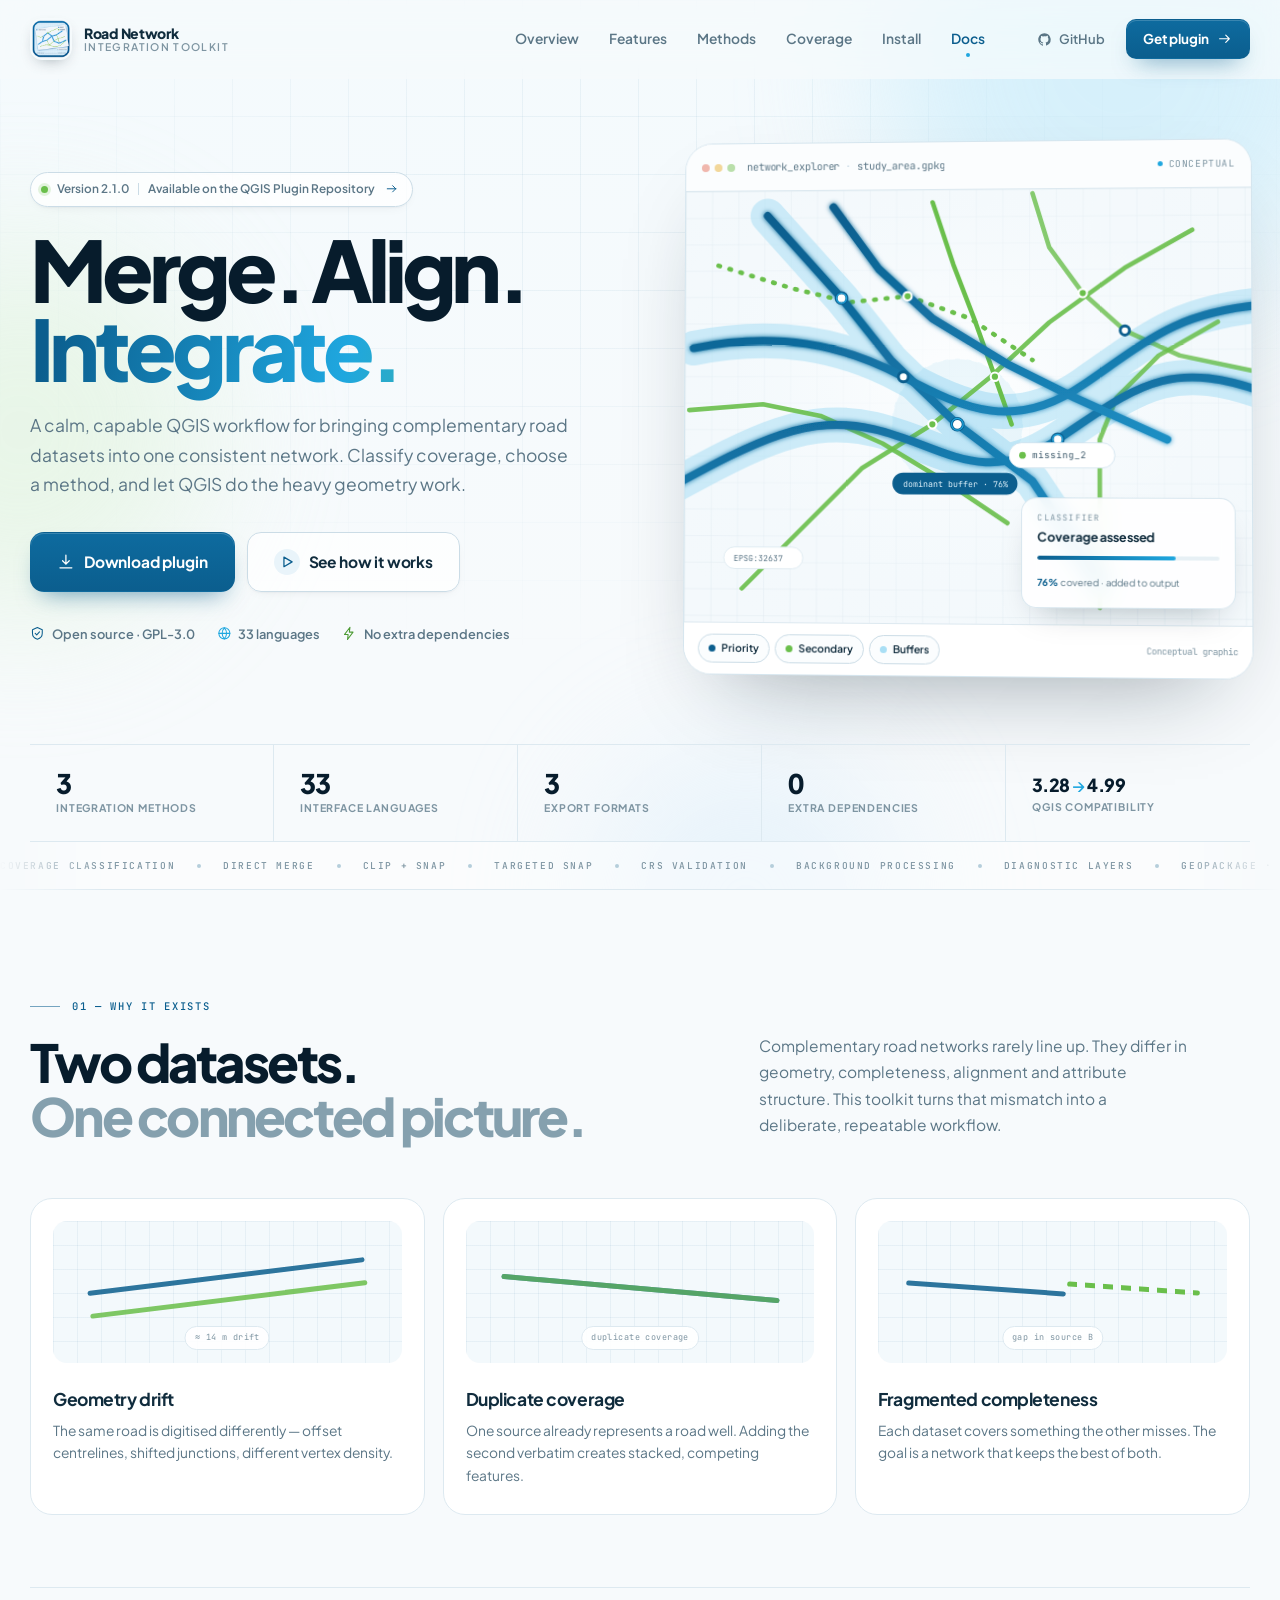
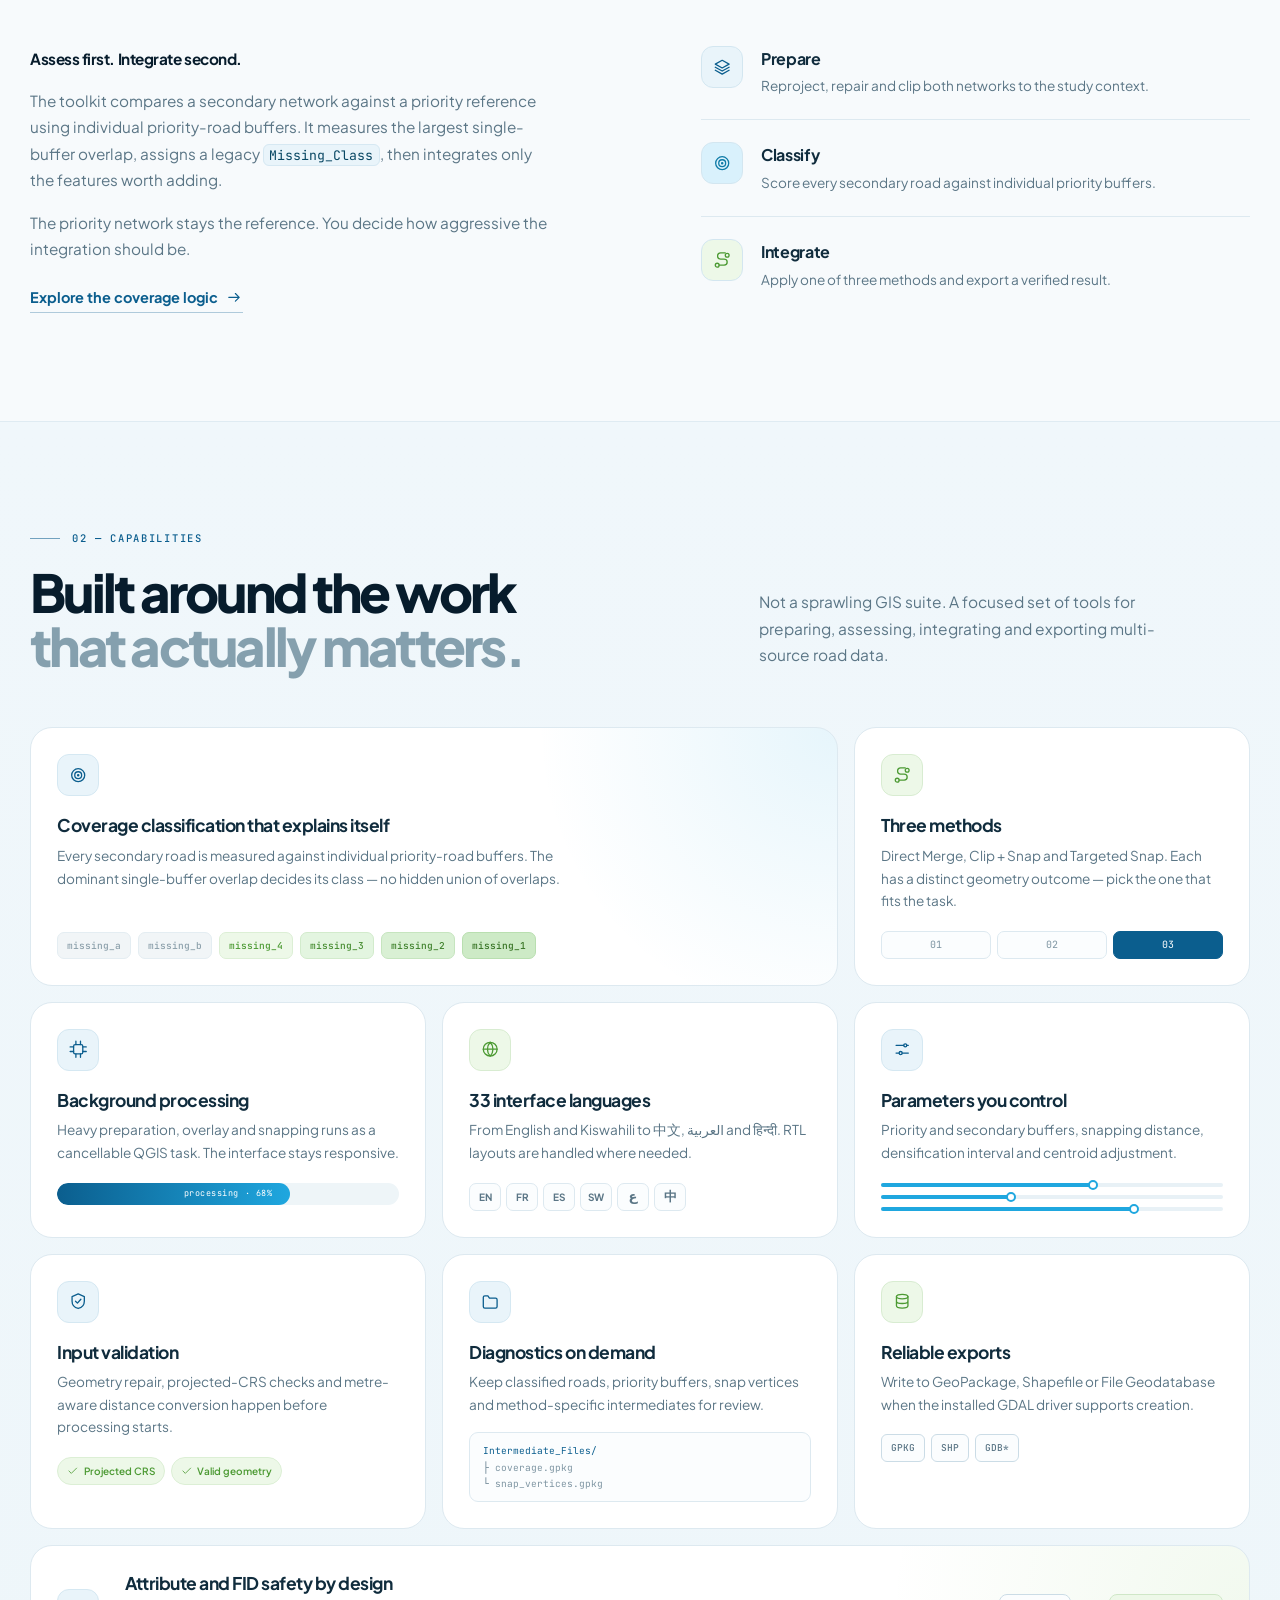
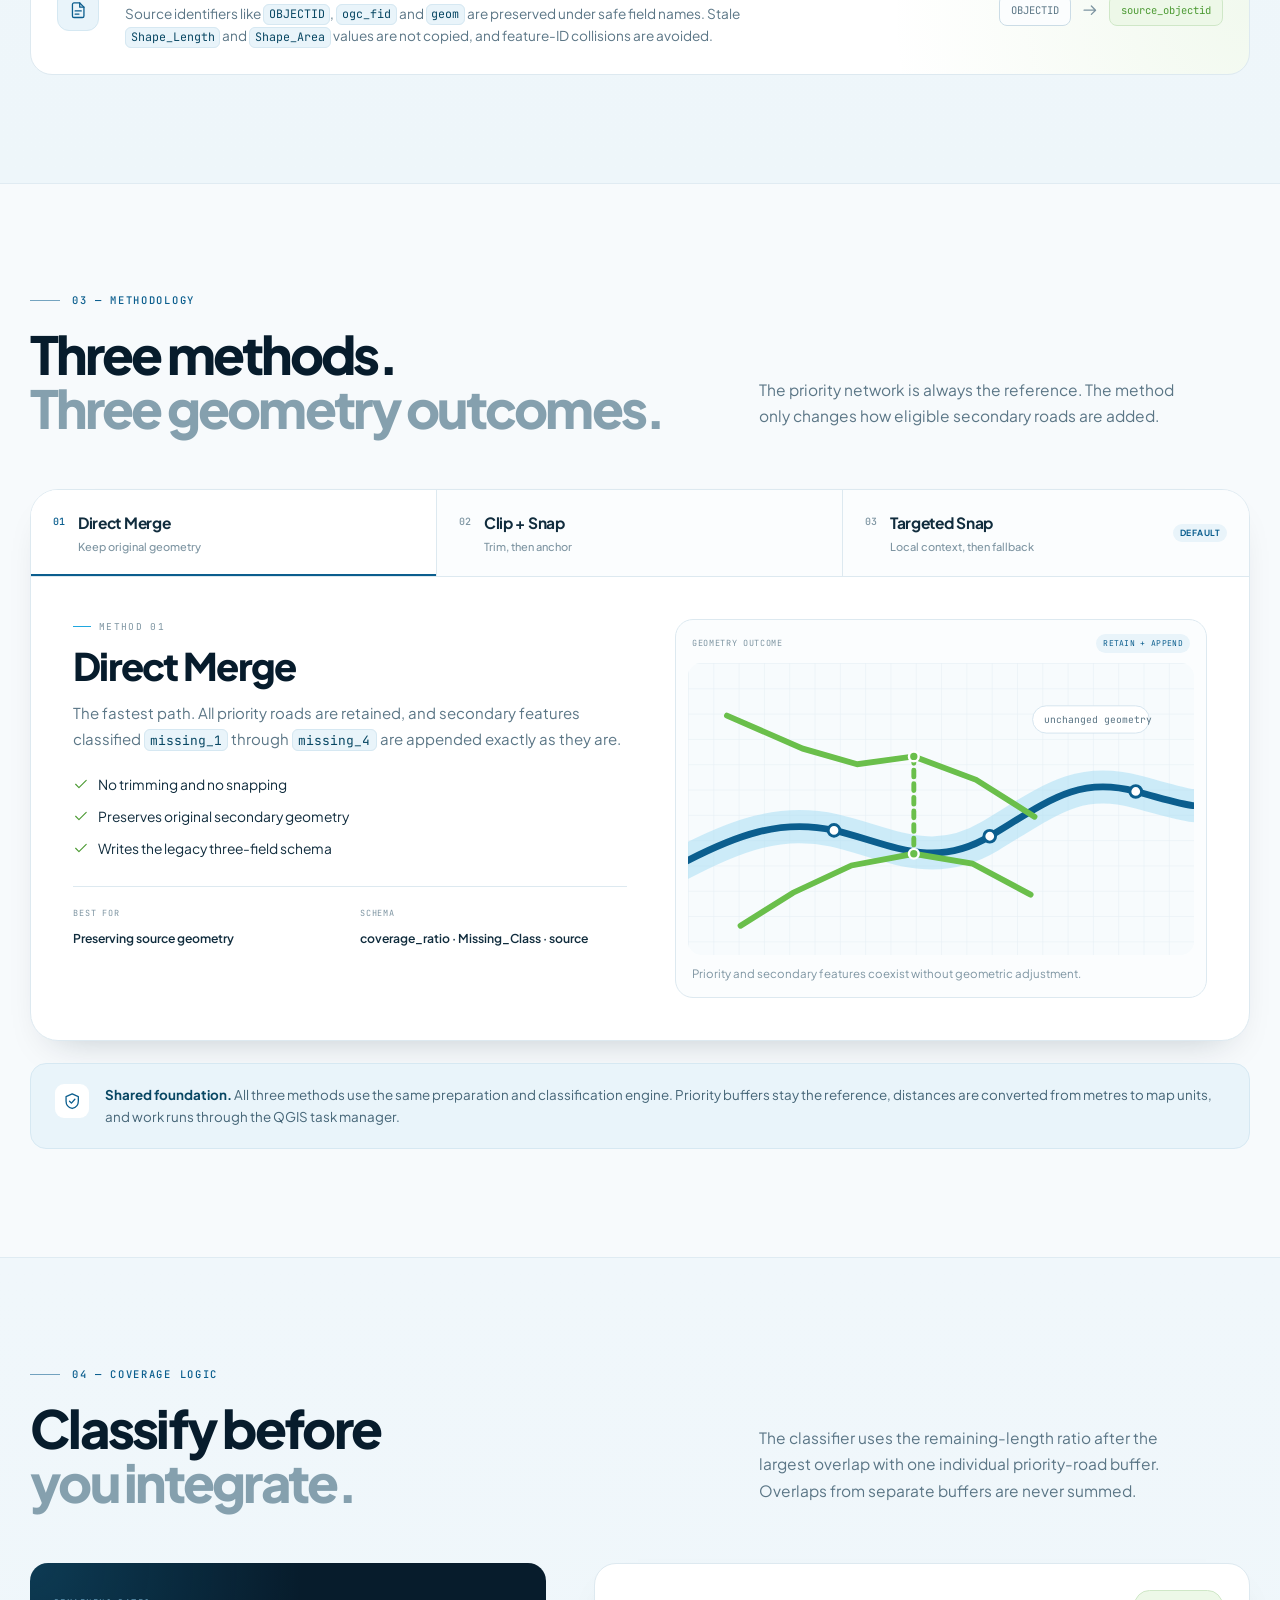
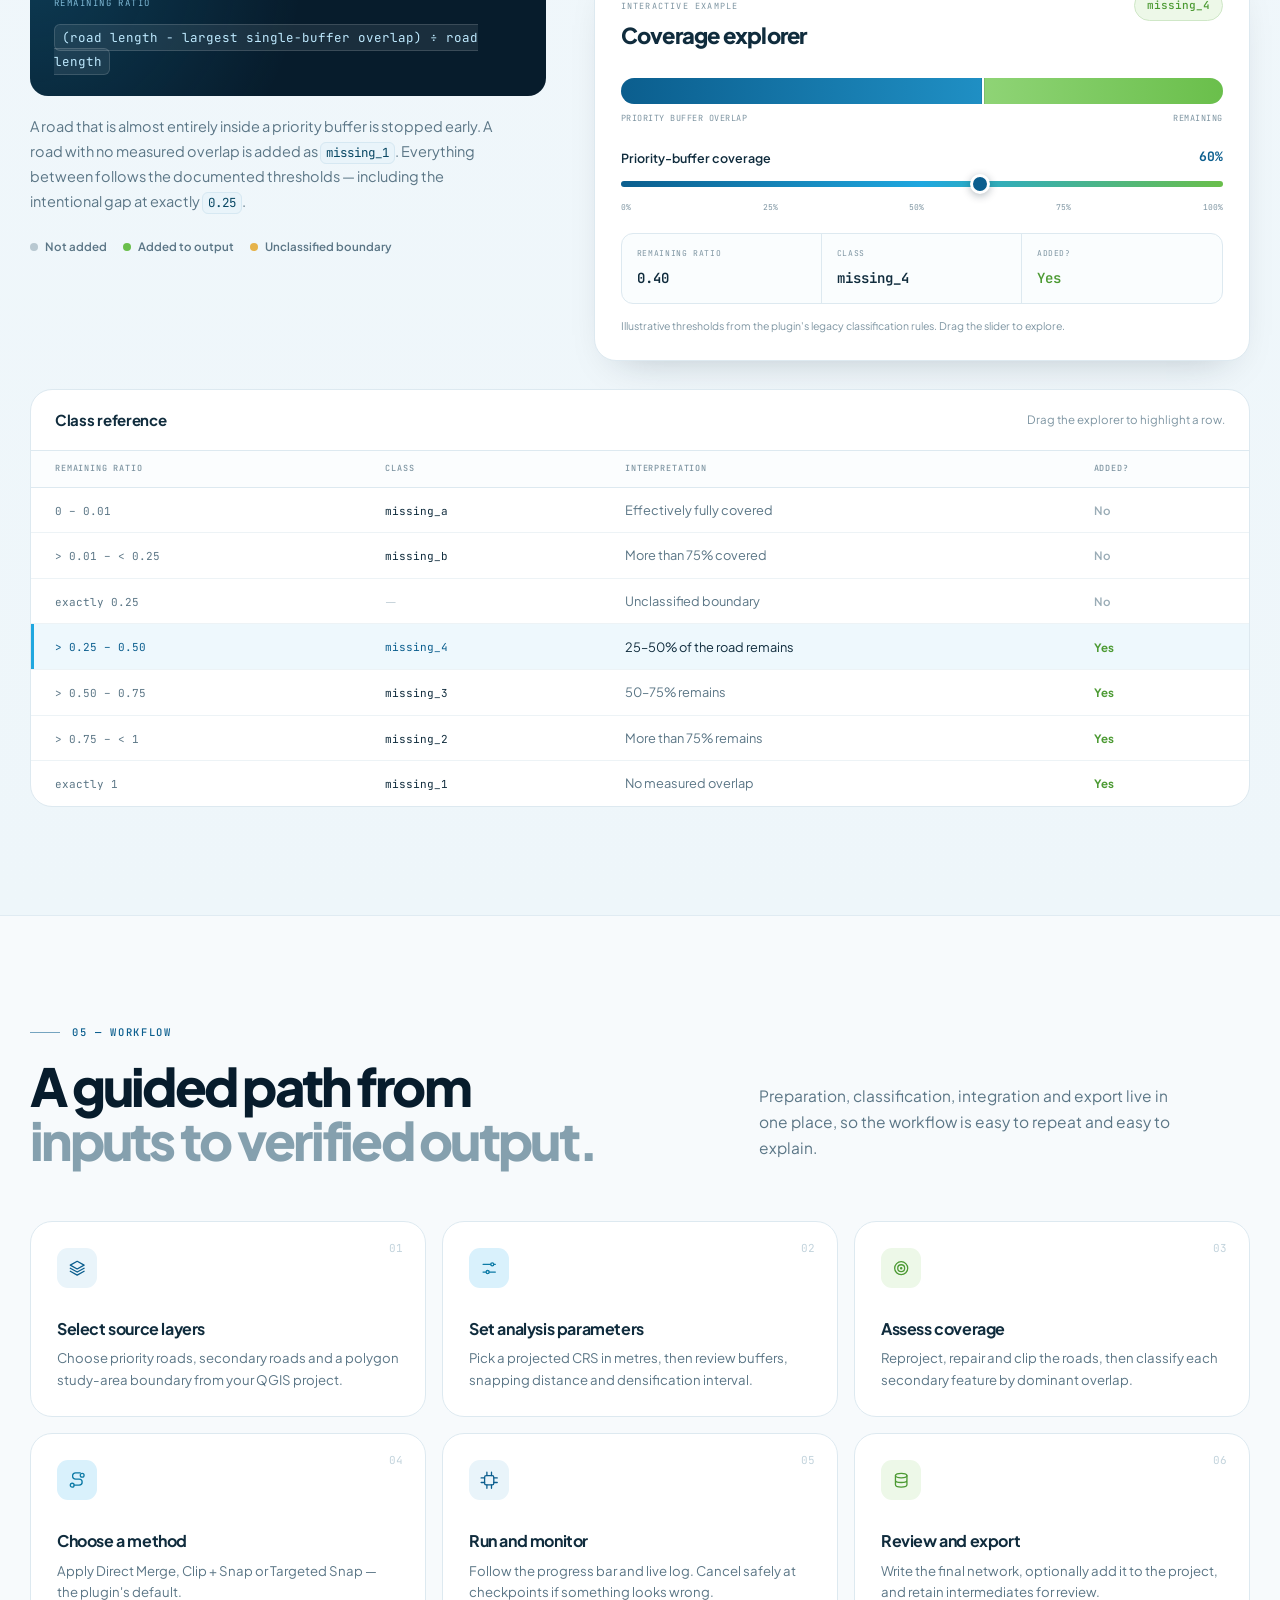
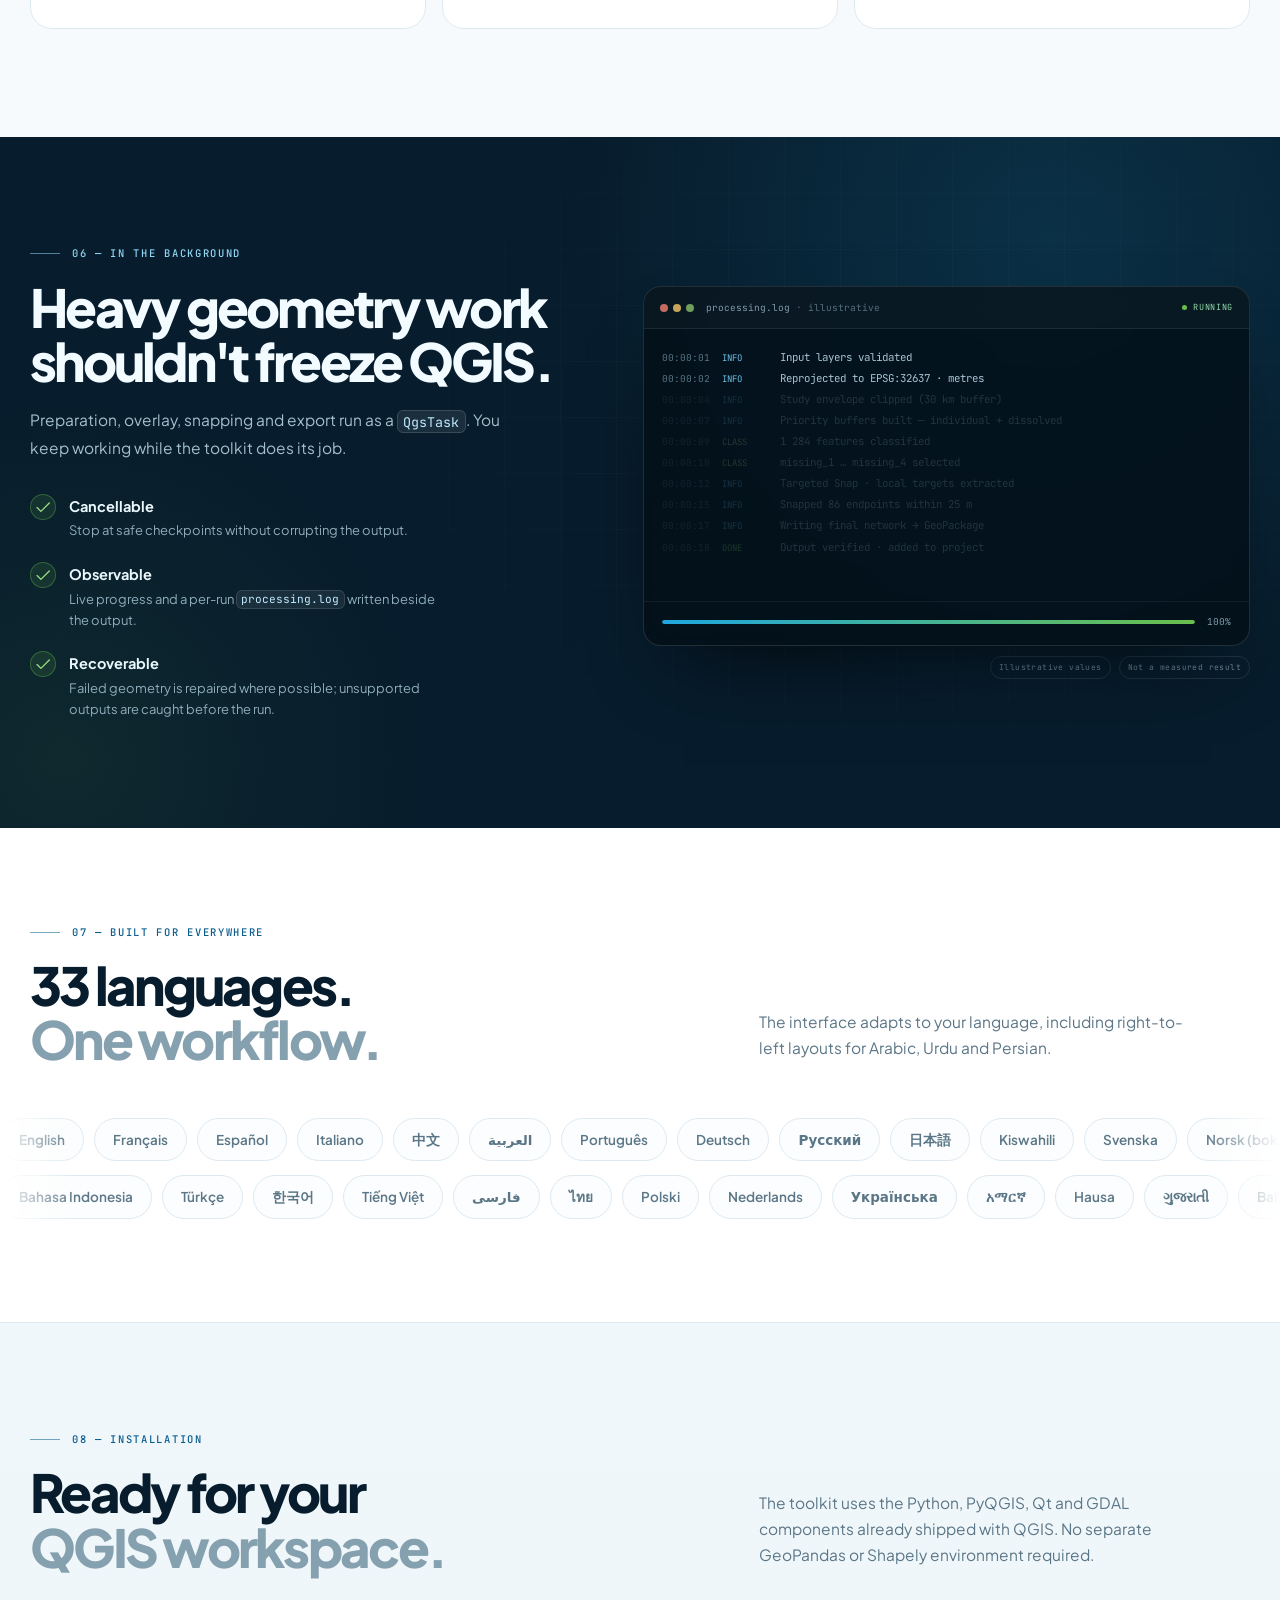
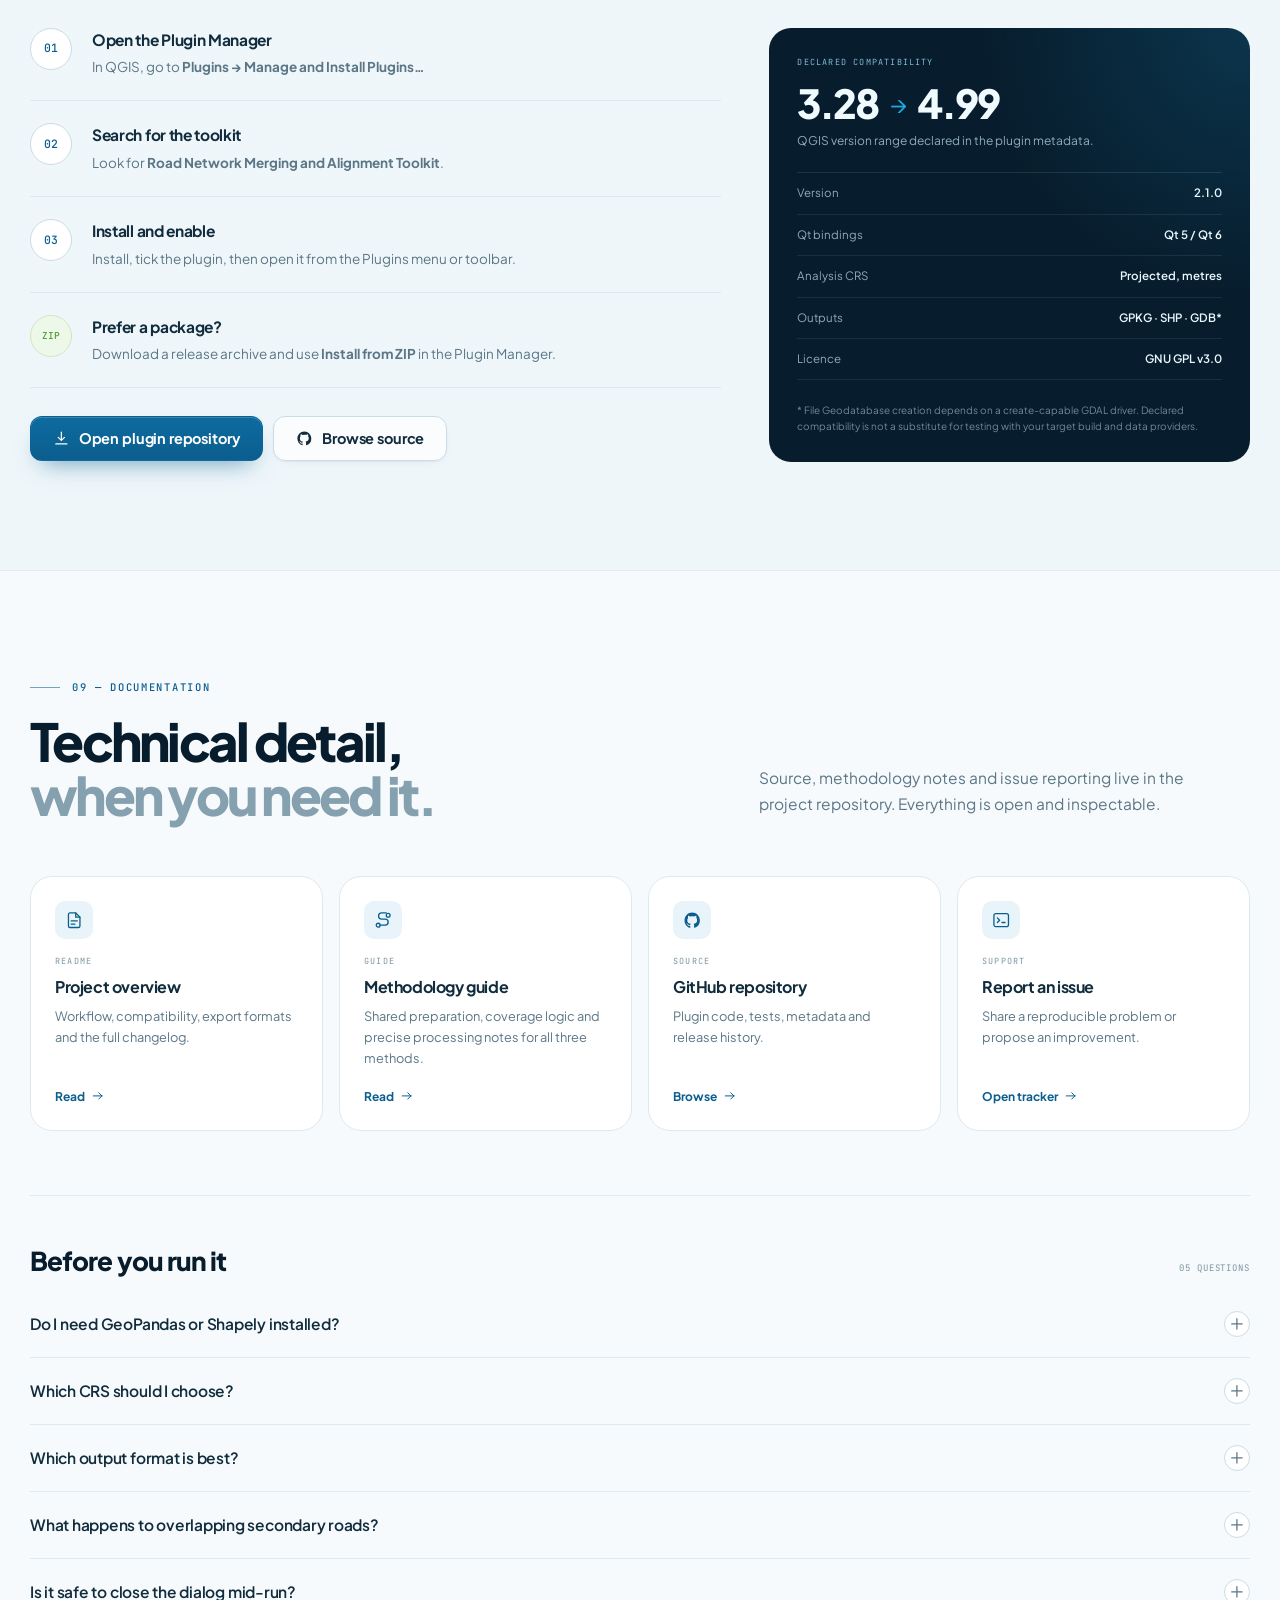
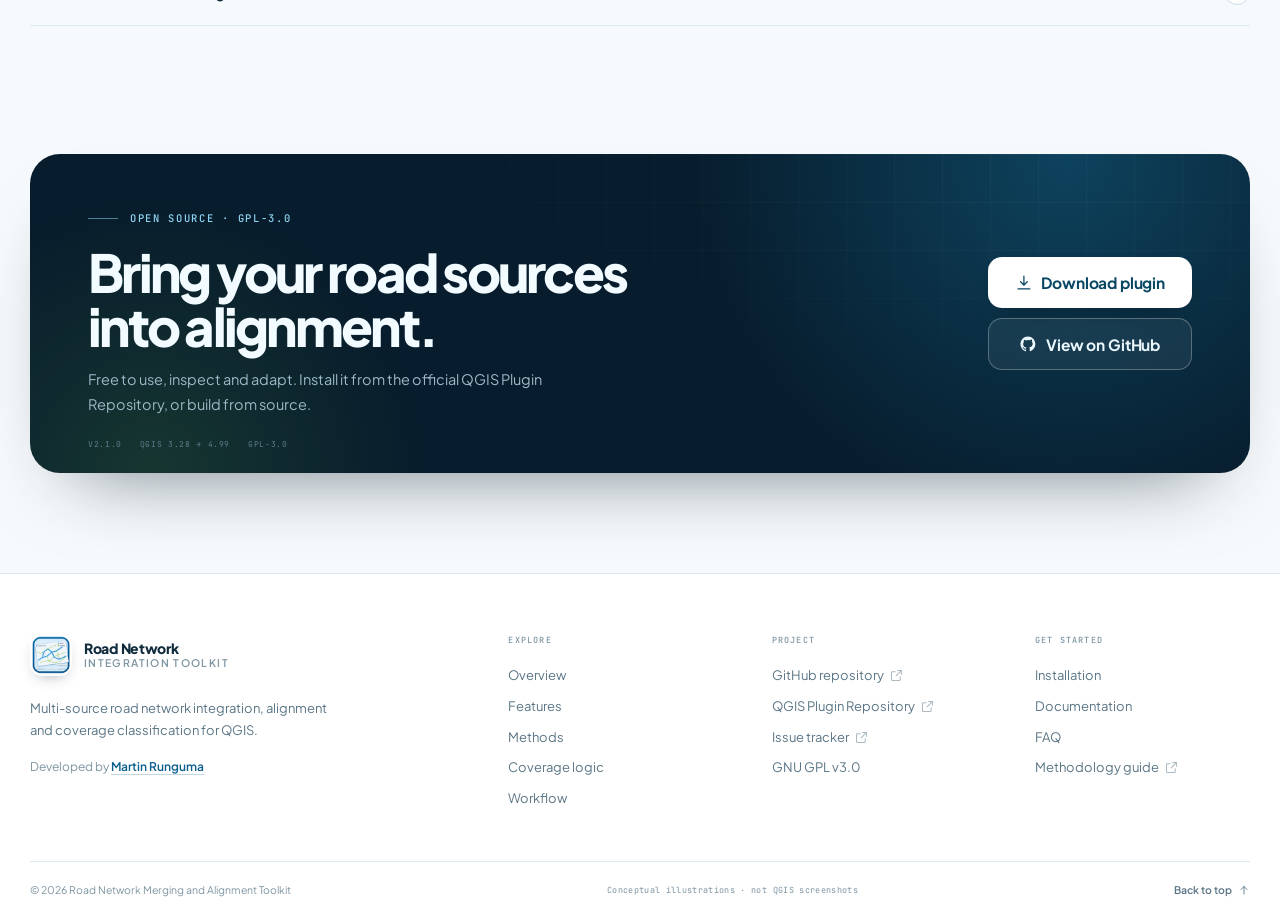
<file: index.html>
<!doctype html>
<html lang="en">
<head>
  <meta charset="utf-8">
  <meta name="viewport" content="width=device-width, initial-scale=1">
  <meta name="theme-color" content="#f7fafc">
  <meta name="description" content="Road Network Merging and Alignment Toolkit — a QGIS plugin for integrating, aligning and classifying multi-source road networks. Three methods, dominant-buffer coverage classification and background processing.">
  <meta property="og:type" content="website">
  <meta property="og:title" content="Road Network Merging and Alignment Toolkit | QGIS">
  <meta property="og:description" content="Merge. Align. Integrate. A calm, capable workflow for bringing complementary road datasets into one network inside QGIS.">
  <meta property="og:image" content="assets/images/plugin-icon.png">
  <link rel="canonical" href="https://martin-runguma.github.io/qgis-road-network-integration-toolkit/">
  <title>Road Network Merging and Alignment Toolkit — QGIS Plugin</title>
  <script>document.documentElement.classList.add("js");</script>
  <script type="application/ld+json">
  {
    "@context": "https://schema.org",
    "@type": "SoftwareApplication",
    "name": "Road Network Merging and Alignment Toolkit",
    "applicationCategory": "GISApplication",
    "operatingSystem": "Windows, macOS, Linux",
    "softwareVersion": "2.1.0",
    "description": "A QGIS toolkit for integrating, aligning and classifying multi-source road network datasets with three integration methods and dominant-buffer coverage classification.",
    "author": { "@type": "Person", "name": "Martin Runguma" },
    "license": "https://www.gnu.org/licenses/gpl-3.0.html",
    "offers": { "@type": "Offer", "price": "0", "priceCurrency": "USD" },
    "url": "https://martin-runguma.github.io/qgis-road-network-integration-toolkit/"
  }
  </script>
  <link rel="icon" href="assets/images/favicon.svg" type="image/svg+xml">
  <link rel="preconnect" href="https://fonts.googleapis.com">
  <link rel="preconnect" href="https://fonts.gstatic.com" crossorigin>
  <link href="https://fonts.googleapis.com/css2?family=Plus+Jakarta+Sans:wght@400;500;600;700;800&family=JetBrains+Mono:wght@400;500;600&display=swap" rel="stylesheet">
  <link rel="stylesheet" href="assets/css/site.css">
</head>
<body>
  <a class="skip-link" href="#main">Skip to content</a>

  <svg class="svg-sprite" aria-hidden="true" focusable="false">
    <symbol id="i-github" viewBox="0 0 24 24"><path fill="currentColor" stroke="none" d="M12 2C6.48 2 2 6.58 2 12.25c0 4.53 2.87 8.37 6.84 9.73.5.1.68-.22.68-.49 0-.24-.01-1.05-.01-1.9-2.78.62-3.37-1.21-3.37-1.21-.45-1.19-1.11-1.5-1.11-1.5-.91-.64.07-.62.07-.62 1 .07 1.53 1.06 1.53 1.06.89 1.57 2.34 1.12 2.91.85.09-.66.35-1.12.63-1.37-2.22-.26-4.56-1.14-4.56-5.07 0-1.12.39-2.03 1.03-2.75-.1-.26-.45-1.3.1-2.71 0 0 .84-.28 2.75 1.05A9.36 9.36 0 0 1 12 6.84c.85 0 1.71.12 2.51.35 1.91-1.33 2.75-1.05 2.75-1.05.55 1.41.2 2.45.1 2.71.64.72 1.03 1.63 1.03 2.75 0 3.94-2.34 4.81-4.57 5.06.36.32.68.94.68 1.9 0 1.37-.01 2.47-.01 2.81 0 .27.18.6.69.49A10.05 10.05 0 0 0 22 12.25C22 6.58 17.52 2 12 2Z"/></symbol>
    <symbol id="i-arrow-right" viewBox="0 0 24 24"><path d="M4 12h15m0 0-5.5-5.5M19 12l-5.5 5.5"/></symbol>
    <symbol id="i-external" viewBox="0 0 24 24"><path d="M14 4h6v6M20 4l-8.5 8.5M18 14v5a1 1 0 0 1-1 1H5a1 1 0 0 1-1-1V7a1 1 0 0 1 1-1h5"/></symbol>
    <symbol id="i-download" viewBox="0 0 24 24"><path d="M12 3v12m0 0 4.5-4.5M12 15l-4.5-4.5M4 20h16"/></symbol>
    <symbol id="i-check" viewBox="0 0 24 24"><path d="m4 12.5 5 5L20 6.5"/></symbol>
    <symbol id="i-chevron" viewBox="0 0 24 24"><path d="m6 9 6 6 6-6"/></symbol>
    <symbol id="i-play" viewBox="0 0 24 24"><path d="M8 5.5v13l11-6.5-11-6.5Z"/></symbol>
    <symbol id="i-layers" viewBox="0 0 24 24"><path d="m12 3 9 5-9 5-9-5 9-5Z"/><path d="m3 12 9 5 9-5M3 16l9 5 9-5"/></symbol>
    <symbol id="i-globe" viewBox="0 0 24 24"><circle cx="12" cy="12" r="9"/><path d="M3 12h18M12 3c2.4 2.5 3.6 5.5 3.6 9S14.4 18.5 12 21c-2.4-2.5-3.6-5.5-3.6-9S9.6 5.5 12 3Z"/></symbol>
    <symbol id="i-database" viewBox="0 0 24 24"><ellipse cx="12" cy="6" rx="7.5" ry="3"/><path d="M4.5 6v12c0 1.66 3.36 3 7.5 3s7.5-1.34 7.5-3V6M4.5 12c0 1.66 3.36 3 7.5 3s7.5-1.34 7.5-3"/></symbol>
    <symbol id="i-cpu" viewBox="0 0 24 24"><rect x="6" y="6" width="12" height="12" rx="2"/><path d="M9 1.5V6m6-4.5V6M9 18v4.5M15 18v4.5M1.5 9H6m-4.5 6H6m12-6h4.5M18 15h4.5"/></symbol>
    <symbol id="i-terminal" viewBox="0 0 24 24"><rect x="2.5" y="3.5" width="19" height="17" rx="2.5"/><path d="m7 9 3 3-3 3M13 15h4"/></symbol>
    <symbol id="i-target" viewBox="0 0 24 24"><circle cx="12" cy="12" r="8.5"/><circle cx="12" cy="12" r="4.5"/><circle cx="12" cy="12" r=".8"/></symbol>
    <symbol id="i-shield" viewBox="0 0 24 24"><path d="M12 2.5 20 6v6c0 5-3.4 8.3-8 9.5-4.6-1.2-8-4.5-8-9.5V6l8-3.5Z"/><path d="m8.5 12 2.5 2.5 4.5-5"/></symbol>
    <symbol id="i-file" viewBox="0 0 24 24"><path d="M14 2.5H6.5a2 2 0 0 0-2 2v15a2 2 0 0 0 2 2h11a2 2 0 0 0 2-2V8L14 2.5Z"/><path d="M14 2.5V8h5.5M8 13h8M8 17h5"/></symbol>
    <symbol id="i-zap" viewBox="0 0 24 24"><path d="M13 2 4 14h6l-1 8 9-12h-6l1-8Z"/></symbol>
    <symbol id="i-sliders" viewBox="0 0 24 24"><path d="M4 7h10M18 7h2M4 17h4M12 17h8"/><circle cx="16" cy="7" r="2"/><circle cx="10" cy="17" r="2"/></symbol>
    <symbol id="i-route" viewBox="0 0 24 24"><circle cx="5.5" cy="18.5" r="2.5"/><circle cx="18.5" cy="5.5" r="2.5"/><path d="M8 18.5h6.5a4 4 0 0 0 0-8H10a4 4 0 0 1 0-8h6"/></symbol>
    <symbol id="i-map" viewBox="0 0 24 24"><path d="m3 6 6-3 6 3 6-3v15l-6 3-6-3-6 3V6Z"/><path d="M9 3v15m6-12v15"/></symbol>
    <symbol id="i-folder" viewBox="0 0 24 24"><path d="M3 7a2 2 0 0 1 2-2h4l2 3h8a2 2 0 0 1 2 2v9a2 2 0 0 1-2 2H5a2 2 0 0 1-2-2V7Z"/></symbol>
    <symbol id="i-translate" viewBox="0 0 24 24"><path d="M3 5h9M7.5 3v2M10 5c-.5 4-2.5 7-6 9M5 8c1 3 3 5.5 6 7"/><path d="m12.5 21 4-10 4 10M14 17.5h5"/></symbol>
    <symbol id="i-plus" viewBox="0 0 24 24"><path d="M12 5v14M5 12h14"/></symbol>
    <symbol id="i-star" viewBox="0 0 24 24"><path d="m12 3 2.7 5.9 6.3.7-4.7 4.3 1.3 6.1-5.6-3.2L6.4 20l1.3-6.1L3 9.6l6.3-.7L12 3Z"/></symbol>
    <symbol id="i-menu" viewBox="0 0 24 24"><path d="M4 7h16M4 12h16M4 17h16"/></symbol>
    <symbol id="i-close" viewBox="0 0 24 24"><path d="M6 6l12 12M18 6 6 18"/></symbol>
    <symbol id="i-arrow-up" viewBox="0 0 24 24"><path d="M12 20V5m0 0-6 6m6-6 6 6"/></symbol>
  </svg>

  <header class="site-header" id="siteHeader">
    <div class="scroll-progress" aria-hidden="true"><span id="scrollProgress"></span></div>
    <div class="container header-inner">
      <a class="brand" href="#top" aria-label="Road Network Merging and Alignment Toolkit — home">
        <img src="assets/images/plugin-icon.png" alt="" width="44" height="44">
        <span class="brand-copy"><b>Road Network</b><span>Integration Toolkit</span></span>
      </a>

      <nav class="nav" id="primaryNav" aria-label="Primary navigation">
        <a href="#overview">Overview</a>
        <a href="#features">Features</a>
        <a href="#methods">Methods</a>
        <a href="#coverage">Coverage</a>
        <a href="#install">Install</a>
        <a href="#docs">Docs</a>
      </nav>

      <div class="header-actions">
        <a class="header-github" href="https://github.com/martin-runguma/qgis-road-network-integration-toolkit" target="_blank" rel="noopener noreferrer" aria-label="View source on GitHub">
          <svg aria-hidden="true"><use href="#i-github"/></svg>
          <span>GitHub</span>
        </a>
        <a class="btn btn-primary btn-sm" href="https://plugins.qgis.org/plugins/road_network_integration_toolkit/" target="_blank" rel="noopener noreferrer">
          Get plugin
          <svg aria-hidden="true"><use href="#i-arrow-right"/></svg>
        </a>
        <button class="nav-toggle" id="navToggle" type="button" aria-expanded="false" aria-controls="primaryNav" aria-label="Open navigation">
          <svg class="icon-open" aria-hidden="true"><use href="#i-menu"/></svg>
          <svg class="icon-close" aria-hidden="true"><use href="#i-close"/></svg>
        </button>
      </div>
    </div>
  </header>

  <main id="main">
    <!-- ============================== HERO ============================== -->
    <section class="hero" id="top">
      <div class="hero-bg" aria-hidden="true">
        <div class="hero-grid"></div>
        <div class="orb orb-a"></div>
        <div class="orb orb-b"></div>
        <div class="orb orb-c"></div>
      </div>

      <div class="container hero-inner">
        <div class="hero-copy">
          <a class="version-pill load-in" style="--d:0" href="https://plugins.qgis.org/plugins/road_network_integration_toolkit/" target="_blank" rel="noopener noreferrer">
            <span class="pill-dot"></span>
            <span>Version 2.1.0</span>
            <span class="pill-divider"></span>
            <span>Available on the QGIS Plugin Repository</span>
            <svg aria-hidden="true"><use href="#i-arrow-right"/></svg>
          </a>

          <h1 class="load-in" style="--d:1">
            Merge. Align.<br>
            <span class="grad-text">Integrate.</span>
          </h1>

          <p class="hero-lead load-in" style="--d:2">
            A calm, capable QGIS workflow for bringing complementary road datasets into one consistent network. Classify coverage, choose a method, and let QGIS do the heavy geometry work.
          </p>

          <div class="hero-actions load-in" style="--d:3">
            <a class="btn btn-primary btn-lg" href="https://plugins.qgis.org/plugins/road_network_integration_toolkit/" target="_blank" rel="noopener noreferrer">
              <svg aria-hidden="true"><use href="#i-download"/></svg>
              Download plugin
            </a>
            <a class="btn btn-ghost btn-lg" href="#methods">
              <span class="play-dot"><svg aria-hidden="true"><use href="#i-play"/></svg></span>
              See how it works
            </a>
          </div>

          <ul class="hero-meta load-in" style="--d:4">
            <li><svg aria-hidden="true"><use href="#i-shield"/></svg> Open source · GPL-3.0</li>
            <li><svg aria-hidden="true"><use href="#i-globe"/></svg> 33 languages</li>
            <li><svg aria-hidden="true"><use href="#i-zap"/></svg> No extra dependencies</li>
          </ul>
        </div>

        <div class="hero-visual load-in" style="--d:2">
          <div class="map-card" data-tilt>
            <div class="map-chrome">
              <span class="window-dots" aria-hidden="true"><i></i><i></i><i></i></span>
              <span class="map-filename">network_explorer <em>·</em> study_area.gpkg</span>
              <span class="map-live"><i></i> conceptual</span>
            </div>

            <div class="map-canvas">
              <svg class="network-map" viewBox="0 0 680 520" role="img" aria-labelledby="map-title map-desc">
                <title id="map-title">Conceptual road network being aligned and classified</title>
                <desc id="map-desc">A schematic map with a blue priority road network, green secondary roads, light-blue coverage buffers and classification labels. It is an illustration, not a QGIS screenshot.</desc>
                <defs>
                  <pattern id="mapGrid" width="32" height="32" patternUnits="userSpaceOnUse">
                    <path d="M32 0H0V32" fill="none" stroke="#dbe8f0" stroke-width="1"/>
                  </pattern>
                  <linearGradient id="priorityGrad" x1="0" y1="0" x2="1" y2="1">
                    <stop offset="0" stop-color="#0b5e8e"/>
                    <stop offset="1" stop-color="#1f8fc4"/>
                  </linearGradient>
                  <radialGradient id="mapGlow" cx="50%" cy="45%" r="65%">
                    <stop offset="0" stop-color="#ffffff" stop-opacity=".9"/>
                    <stop offset="1" stop-color="#eff7fb" stop-opacity="0"/>
                  </radialGradient>
                  <filter id="softGlow" x="-30%" y="-30%" width="160%" height="160%">
                    <feGaussianBlur stdDeviation="3.5" result="blur"/>
                    <feMerge><feMergeNode in="blur"/><feMergeNode in="SourceGraphic"/></feMerge>
                  </filter>
                  <clipPath id="mapClip"><rect x="0" y="0" width="680" height="520" rx="0"/></clipPath>
                </defs>

                <g clip-path="url(#mapClip)">
                  <rect width="680" height="520" fill="#f4f9fc"/>
                  <rect width="680" height="520" fill="url(#mapGrid)"/>
                  <rect width="680" height="520" fill="url(#mapGlow)"/>

                  <g class="map-layer layer-buffers">
                    <g fill="none" stroke="#a9dff5" stroke-width="42" stroke-linecap="round" stroke-linejoin="round" opacity=".55">
                      <path d="M-20 360C90 300 150 270 230 288S360 360 450 300 580 200 700 246"/>
                      <path d="M100 30 190 130 250 205 330 282 420 350 500 470"/>
                      <path d="M10 190C110 170 190 185 265 225S400 290 480 235 590 150 690 140"/>
                    </g>
                    <circle cx="330" cy="282" r="78" fill="#1fa7df" opacity=".07" stroke="#1fa7df" stroke-width="1.5" stroke-dasharray="6 8"/>
                  </g>

                  <g class="map-layer layer-secondary" fill="none" stroke="#6abf4b" stroke-width="5.5" stroke-linecap="round" stroke-linejoin="round">
                    <path class="flow" d="M40 90 130 118 200 135 270 128 345 155 420 205"/>
                    <path d="M70 480 150 400 215 335 300 282 370 225 440 160 530 95 610 50" opacity=".9"/>
                    <path d="M300 15 325 90 350 155 375 225 395 282"/>
                    <path d="M500 500V420 350 300L520 250 570 200 640 160" opacity=".85"/>
                    <path d="M5 265 95 258 165 272 240 305 315 350 390 400" opacity=".9"/>
                    <path d="M420 5 440 70 480 125 530 170 595 200 680 218" opacity=".8"/>
                  </g>

                  <g class="map-layer layer-priority" fill="none" stroke="url(#priorityGrad)" stroke-width="9.5" stroke-linecap="round" stroke-linejoin="round" filter="url(#softGlow)">
                    <path d="M-20 360C90 300 150 270 230 288S360 360 450 300 580 200 700 246"/>
                    <path d="M100 30 190 130 250 205 330 282 420 350 500 470"/>
                    <path d="M180 20 235 95 300 155 390 210 470 250 580 300"/>
                    <path d="M10 190C110 170 190 185 265 225S400 290 480 235 590 150 690 140"/>
                  </g>

                  <g class="map-layer layer-nodes">
                    <g fill="#ffffff" stroke="#0b5e8e" stroke-width="3.5">
                      <circle cx="190" cy="130" r="6.5"/><circle cx="330" cy="282" r="7"/><circle cx="450" cy="300" r="6.5"/><circle cx="265" cy="225" r="6"/>
                      <circle cx="530" cy="170" r="5.5"/>
                    </g>
                    <g fill="#6abf4b" stroke="#ffffff" stroke-width="2.5">
                      <circle cx="270" cy="128" r="5"/><circle cx="375" cy="225" r="5"/><circle cx="480" cy="125" r="5"/><circle cx="300" cy="282" r="5"/>
                    </g>
                    <g class="pulse-nodes" fill="none" stroke="#1fa7df" stroke-width="1.4">
                      <circle cx="330" cy="282" r="7"/>
                      <circle cx="450" cy="300" r="6"/>
                      <circle cx="190" cy="130" r="6"/>
                    </g>
                  </g>

                  <g class="map-annotations">
                    <g transform="translate(392 304)">
                      <rect x="0" y="0" width="126" height="30" rx="15" fill="#ffffff" stroke="#cfe3ee"/>
                      <circle cx="16" cy="15" r="4" fill="#6abf4b"/>
                      <text x="28" y="19" font-family="JetBrains Mono, monospace" font-size="11" fill="#3e5a6b">missing_2</text>
                    </g>
                    <g transform="translate(252 340)">
                      <rect x="0" y="0" width="150" height="26" rx="13" fill="#0b5e8e"/>
                      <text x="13" y="17" font-family="JetBrains Mono, monospace" font-size="10" fill="#dff2fb">dominant buffer · 76%</text>
                    </g>
                    <g transform="translate(48 430)">
                      <rect x="0" y="0" width="96" height="26" rx="13" fill="#ffffff" stroke="#dbe8f0"/>
                      <text x="12" y="17" font-family="JetBrains Mono, monospace" font-size="10" fill="#5c7787">EPSG:32637</text>
                    </g>
                  </g>
                </g>
              </svg>

              <div class="map-float-card">
                <span class="mfc-kicker">Classifier</span>
                <strong>Coverage assessed</strong>
                <div class="mfc-bar"><span style="width:76%"></span></div>
                <small><b>76%</b> covered · added to output</small>
              </div>
            </div>

            <div class="map-toolbar">
              <div class="layer-toggles" role="group" aria-label="Toggle map layers">
                <button type="button" class="layer-toggle is-on" data-layer="priority" aria-pressed="true"><i class="sw-priority"></i>Priority</button>
                <button type="button" class="layer-toggle is-on" data-layer="secondary" aria-pressed="true"><i class="sw-secondary"></i>Secondary</button>
                <button type="button" class="layer-toggle is-on" data-layer="buffers" aria-pressed="true"><i class="sw-buffer"></i>Buffers</button>
              </div>
              <span class="map-toolbar-note">Conceptual graphic</span>
            </div>
          </div>
        </div>
      </div>

      <div class="container stats-strip load-in" style="--d:5">
        <div class="stat">
          <strong data-count="3">3</strong>
          <span>integration methods</span>
        </div>
        <div class="stat">
          <strong data-count="33">33</strong>
          <span>interface languages</span>
        </div>
        <div class="stat">
          <strong data-count="3">3</strong>
          <span>export formats</span>
        </div>
        <div class="stat">
          <strong>0</strong>
          <span>extra dependencies</span>
        </div>
        <div class="stat stat-text">
          <strong>3.28 <i>→</i> 4.99</strong>
          <span>QGIS compatibility</span>
        </div>
      </div>

      <div class="marquee" aria-hidden="true">
        <div class="marquee-track">
          <span>Coverage classification</span><i></i>
          <span>Direct merge</span><i></i>
          <span>Clip + snap</span><i></i>
          <span>Targeted snap</span><i></i>
          <span>CRS validation</span><i></i>
          <span>Background processing</span><i></i>
          <span>Diagnostic layers</span><i></i>
          <span>GeoPackage · Shapefile · GDB</span><i></i>
          <span>Coverage classification</span><i></i>
          <span>Direct merge</span><i></i>
          <span>Clip + snap</span><i></i>
          <span>Targeted snap</span><i></i>
          <span>CRS validation</span><i></i>
          <span>Background processing</span><i></i>
          <span>Diagnostic layers</span><i></i>
          <span>GeoPackage · Shapefile · GDB</span><i></i>
        </div>
      </div>
    </section>

    <!-- ============================== OVERVIEW ============================== -->
    <section class="section" id="overview">
      <div class="container">
        <div class="section-head" data-reveal>
          <p class="eyebrow"><span class="eyebrow-line"></span> 01 — Why it exists</p>
          <div class="head-row">
            <h2 class="h2">Two datasets.<br><span class="muted">One connected picture.</span></h2>
            <p class="head-note">Complementary road networks rarely line up. They differ in geometry, completeness, alignment and attribute structure. This toolkit turns that mismatch into a deliberate, repeatable workflow.</p>
          </div>
        </div>

        <div class="problem-grid">
          <article class="problem-card" data-reveal style="--d:0">
            <div class="problem-visual drift" aria-hidden="true">
              <span class="pv-line pv-blue"></span>
              <span class="pv-line pv-green"></span>
              <em>≈ 14 m drift</em>
            </div>
            <h3>Geometry drift</h3>
            <p>The same road is digitised differently — offset centrelines, shifted junctions, different vertex density.</p>
          </article>
          <article class="problem-card" data-reveal style="--d:1">
            <div class="problem-visual overlap" aria-hidden="true">
              <span class="pv-line pv-blue"></span>
              <span class="pv-line pv-green"></span>
              <em>duplicate coverage</em>
            </div>
            <h3>Duplicate coverage</h3>
            <p>One source already represents a road well. Adding the second verbatim creates stacked, competing features.</p>
          </article>
          <article class="problem-card" data-reveal style="--d:2">
            <div class="problem-visual incomplete" aria-hidden="true">
              <span class="pv-line pv-blue"></span>
              <span class="pv-line pv-green dashed"></span>
              <em>gap in source B</em>
            </div>
            <h3>Fragmented completeness</h3>
            <p>Each dataset covers something the other misses. The goal is a network that keeps the best of both.</p>
          </article>
        </div>

        <div class="overview-split" data-reveal>
          <div class="overview-copy">
            <p class="lead">Assess first. Integrate second.</p>
            <p>The toolkit compares a secondary network against a priority reference using individual priority-road buffers. It measures the largest single-buffer overlap, assigns a legacy <code>Missing_Class</code>, then integrates only the features worth adding.</p>
            <p>The priority network stays the reference. You decide how aggressive the integration should be.</p>
            <a class="text-link" href="#coverage">Explore the coverage logic <svg aria-hidden="true"><use href="#i-arrow-right"/></svg></a>
          </div>
          <div class="overview-steps">
            <div class="ov-step">
              <span class="ov-icon"><svg aria-hidden="true"><use href="#i-layers"/></svg></span>
              <div><strong>Prepare</strong><p>Reproject, repair and clip both networks to the study context.</p></div>
            </div>
            <div class="ov-step">
              <span class="ov-icon"><svg aria-hidden="true"><use href="#i-target"/></svg></span>
              <div><strong>Classify</strong><p>Score every secondary road against individual priority buffers.</p></div>
            </div>
            <div class="ov-step">
              <span class="ov-icon"><svg aria-hidden="true"><use href="#i-route"/></svg></span>
              <div><strong>Integrate</strong><p>Apply one of three methods and export a verified result.</p></div>
            </div>
          </div>
        </div>
      </div>
    </section>

    <!-- ============================== FEATURES ============================== -->
    <section class="section section-tint" id="features">
      <div class="container">
        <div class="section-head" data-reveal>
          <p class="eyebrow"><span class="eyebrow-line"></span> 02 — Capabilities</p>
          <div class="head-row">
            <h2 class="h2">Built around the work<br><span class="muted">that actually matters.</span></h2>
            <p class="head-note">Not a sprawling GIS suite. A focused set of tools for preparing, assessing, integrating and exporting multi-source road data.</p>
          </div>
        </div>

        <div class="bento">
          <article class="card card-wide card-coverage" data-reveal style="--d:0">
            <div class="card-icon"><svg aria-hidden="true"><use href="#i-target"/></svg></div>
            <div class="card-body">
              <h3>Coverage classification that explains itself</h3>
              <p>Every secondary road is measured against individual priority-road buffers. The dominant single-buffer overlap decides its class — no hidden union of overlaps.</p>
            </div>
            <div class="class-strip" aria-hidden="true">
              <span class="cs cs-a">missing_a</span>
              <span class="cs cs-b">missing_b</span>
              <span class="cs cs-4">missing_4</span>
              <span class="cs cs-3">missing_3</span>
              <span class="cs cs-2">missing_2</span>
              <span class="cs cs-1">missing_1</span>
            </div>
          </article>

          <article class="card" data-reveal style="--d:1">
            <div class="card-icon green"><svg aria-hidden="true"><use href="#i-route"/></svg></div>
            <h3>Three methods</h3>
            <p>Direct Merge, Clip + Snap and Targeted Snap. Each has a distinct geometry outcome — pick the one that fits the task.</p>
            <div class="mini-methods" aria-hidden="true"><span>01</span><span>02</span><span class="def">03</span></div>
          </article>

          <article class="card" data-reveal style="--d:2">
            <div class="card-icon"><svg aria-hidden="true"><use href="#i-cpu"/></svg></div>
            <h3>Background processing</h3>
            <p>Heavy preparation, overlay and snapping runs as a cancellable QGIS task. The interface stays responsive.</p>
            <div class="mini-progress" aria-hidden="true"><span></span><em>processing · 68%</em></div>
          </article>

          <article class="card" data-reveal style="--d:3">
            <div class="card-icon green"><svg aria-hidden="true"><use href="#i-globe"/></svg></div>
            <h3>33 interface languages</h3>
            <p>From English and Kiswahili to 中文, العربية and हिन्दी. RTL layouts are handled where needed.</p>
            <div class="mini-langs" aria-hidden="true"><span>EN</span><span>FR</span><span>ES</span><span>SW</span><span>ع</span><span>中</span></div>
          </article>

          <article class="card" data-reveal style="--d:4">
            <div class="card-icon"><svg aria-hidden="true"><use href="#i-sliders"/></svg></div>
            <h3>Parameters you control</h3>
            <p>Priority and secondary buffers, snapping distance, densification interval and centroid adjustment.</p>
            <div class="mini-sliders" aria-hidden="true"><i style="--w:62%"></i><i style="--w:38%"></i><i style="--w:74%"></i></div>
          </article>

          <article class="card" data-reveal style="--d:5">
            <div class="card-icon"><svg aria-hidden="true"><use href="#i-shield"/></svg></div>
            <h3>Input validation</h3>
            <p>Geometry repair, projected-CRS checks and metre-aware distance conversion happen before processing starts.</p>
            <div class="mini-check" aria-hidden="true"><span><svg><use href="#i-check"/></svg>Projected CRS</span><span><svg><use href="#i-check"/></svg>Valid geometry</span></div>
          </article>

          <article class="card" data-reveal style="--d:6">
            <div class="card-icon"><svg aria-hidden="true"><use href="#i-folder"/></svg></div>
            <h3>Diagnostics on demand</h3>
            <p>Keep classified roads, priority buffers, snap vertices and method-specific intermediates for review.</p>
            <div class="mini-files" aria-hidden="true"><span>Intermediate_Files/</span><span>├ coverage.gpkg</span><span>└ snap_vertices.gpkg</span></div>
          </article>

          <article class="card" data-reveal style="--d:7">
            <div class="card-icon green"><svg aria-hidden="true"><use href="#i-database"/></svg></div>
            <h3>Reliable exports</h3>
            <p>Write to GeoPackage, Shapefile or File Geodatabase when the installed GDAL driver supports creation.</p>
            <div class="format-chips" aria-hidden="true"><span>GPKG</span><span>SHP</span><span>GDB*</span></div>
          </article>

          <article class="card card-wide card-schema" data-reveal style="--d:8">
            <div class="card-icon"><svg aria-hidden="true"><use href="#i-file"/></svg></div>
            <div class="card-body">
              <h3>Attribute and FID safety by design</h3>
              <p>Source identifiers like <code>OBJECTID</code>, <code>ogc_fid</code> and <code>geom</code> are preserved under safe field names. Stale <code>Shape_Length</code> and <code>Shape_Area</code> values are not copied, and feature-ID collisions are avoided.</p>
            </div>
            <div class="schema-flow" aria-hidden="true">
              <span class="field field-in">OBJECTID</span>
              <svg><use href="#i-arrow-right"/></svg>
              <span class="field field-out">source_objectid</span>
            </div>
          </article>
        </div>
      </div>
    </section>

    <!-- ============================== METHODS ============================== -->
    <section class="section" id="methods">
      <div class="container">
        <div class="section-head" data-reveal>
          <p class="eyebrow"><span class="eyebrow-line"></span> 03 — Methodology</p>
          <div class="head-row">
            <h2 class="h2">Three methods.<br><span class="muted">Three geometry outcomes.</span></h2>
            <p class="head-note">The priority network is always the reference. The method only changes how eligible secondary roads are added.</p>
          </div>
        </div>

        <div class="method-shell" data-reveal>
          <div class="method-tabs" role="tablist" aria-label="Integration methods">
            <button class="method-tab is-active" id="tab-1" type="button" role="tab" aria-selected="true" aria-controls="panel-1" tabindex="0">
              <span class="mt-num">01</span>
              <span class="mt-name">Direct Merge<small>Keep original geometry</small></span>
            </button>
            <button class="method-tab" id="tab-2" type="button" role="tab" aria-selected="false" aria-controls="panel-2" tabindex="-1">
              <span class="mt-num">02</span>
              <span class="mt-name">Clip + Snap<small>Trim, then anchor</small></span>
            </button>
            <button class="method-tab" id="tab-3" type="button" role="tab" aria-selected="false" aria-controls="panel-3" tabindex="-1">
              <span class="mt-num">03</span>
              <span class="mt-name">Targeted Snap<small>Local context, then fallback</small></span>
              <span class="mt-flag">Default</span>
            </button>
          </div>

          <div class="method-panels">
            <article class="method-panel is-active" id="panel-1" role="tabpanel" aria-labelledby="tab-1">
              <div class="method-copy">
                <p class="method-kicker"><span></span>Method 01</p>
                <h3>Direct Merge</h3>
                <p class="method-desc">The fastest path. All priority roads are retained, and secondary features classified <code>missing_1</code> through <code>missing_4</code> are appended exactly as they are.</p>
                <ul class="method-list">
                  <li><svg aria-hidden="true"><use href="#i-check"/></svg>No trimming and no snapping</li>
                  <li><svg aria-hidden="true"><use href="#i-check"/></svg>Preserves original secondary geometry</li>
                  <li><svg aria-hidden="true"><use href="#i-check"/></svg>Writes the legacy three-field schema</li>
                </ul>
                <div class="method-facts">
                  <div><span>Best for</span><strong>Preserving source geometry</strong></div>
                  <div><span>Schema</span><strong>coverage_ratio · Missing_Class · source</strong></div>
                </div>
              </div>
              <div class="method-visual">
                <div class="method-visual-head"><span>Geometry outcome</span><span class="tag-retain">Retain + append</span></div>
                <svg class="diagram" viewBox="0 0 520 300" role="img" aria-label="Diagram showing priority and secondary roads retained together">
                  <defs>
                    <pattern id="m1grid" width="26" height="26" patternUnits="userSpaceOnUse"><path d="M26 0H0V26" fill="none" stroke="#e3edf3"/></pattern>
                  </defs>
                  <rect width="520" height="300" rx="14" fill="#f7fbfd"/>
                  <rect width="520" height="300" fill="url(#m1grid)"/>
                  <path d="M-10 208C50 176 96 160 150 172S250 214 310 178 400 116 460 132 520 150 540 142" fill="none" stroke="#a9dff5" stroke-width="34" opacity=".55"/>
                  <path d="M-10 208C50 176 96 160 150 172S250 214 310 178 400 116 460 132 520 150 540 142" fill="none" stroke="#0b5e8e" stroke-width="7" stroke-linecap="round"/>
                  <path d="M40 54 118 88 174 104 232 96 296 120 356 158" fill="none" stroke="#6abf4b" stroke-width="6" stroke-linecap="round"/>
                  <path d="M54 270 108 236 168 208 232 196 292 206 352 238" fill="none" stroke="#6abf4b" stroke-width="6" stroke-linecap="round"/>
                  <path d="M232 96 232 196" fill="none" stroke="#6abf4b" stroke-width="5" stroke-linecap="round" stroke-dasharray="7 7"/>
                  <g fill="#fff" stroke="#0b5e8e" stroke-width="3"><circle cx="150" cy="172" r="6"/><circle cx="310" cy="178" r="6"/><circle cx="460" cy="132" r="6"/></g>
                  <g fill="#6abf4b" stroke="#fff" stroke-width="2.5"><circle cx="232" cy="96" r="5"/><circle cx="232" cy="196" r="5"/></g>
                  <g transform="translate(354 44)"><rect width="120" height="28" rx="14" fill="#fff" stroke="#d5e5ef"/><text x="12" y="18" font-family="JetBrains Mono, monospace" font-size="10" fill="#587383">unchanged geometry</text></g>
                </svg>
                <p class="method-caption">Priority and secondary features coexist without geometric adjustment.</p>
              </div>
            </article>

            <article class="method-panel" id="panel-2" role="tabpanel" aria-labelledby="tab-2" hidden>
              <div class="method-copy">
                <p class="method-kicker"><span></span>Method 02</p>
                <h3>Clip + Snap</h3>
                <p class="method-desc">Covered portions are removed. The remaining secondary endpoints are pulled to regularly spaced anchors along priority roads, within your snapping distance.</p>
                <ul class="method-list">
                  <li><svg aria-hidden="true"><use href="#i-check"/></svg>Differences eligible roads against the dissolved buffer</li>
                  <li><svg aria-hidden="true"><use href="#i-check"/></svg>Builds priority-road anchors at a set interval</li>
                  <li><svg aria-hidden="true"><use href="#i-check"/></svg>Saves cumulative class merges for review</li>
                </ul>
                <div class="method-facts">
                  <div><span>Best for</span><strong>Removing overlap and closing gaps</strong></div>
                  <div><span>Controls</span><strong>Join gap · densify interval</strong></div>
                </div>
              </div>
              <div class="method-visual">
                <div class="method-visual-head"><span>Geometry outcome</span><span class="tag-trim">Trim + anchor snap</span></div>
                <svg class="diagram" viewBox="0 0 520 300" role="img" aria-label="Diagram showing a secondary road trimmed and snapped to a priority road">
                  <defs><pattern id="m2grid" width="26" height="26" patternUnits="userSpaceOnUse"><path d="M26 0H0V26" fill="none" stroke="#e3edf3"/></pattern></defs>
                  <rect width="520" height="300" rx="14" fill="#f7fbfd"/>
                  <rect width="520" height="300" fill="url(#m2grid)"/>
                  <path d="M-10 208C50 176 96 160 150 172S250 214 310 178 400 116 460 132 520 150 540 142" fill="none" stroke="#a9dff5" stroke-width="34" opacity=".55"/>
                  <path d="M-10 208C50 176 96 160 150 172S250 214 310 178 400 116 460 132 520 150 540 142" fill="none" stroke="#0b5e8e" stroke-width="7" stroke-linecap="round"/>
                  <path d="M40 54 104 80 150 108" fill="none" stroke="#6abf4b" stroke-width="6" stroke-linecap="round"/>
                  <path class="cut-line" d="M150 108 152 116" fill="none" stroke="#b42318" stroke-width="3" stroke-dasharray="4 4"/>
                  <path d="M186 132 238 158 300 170 356 158" fill="none" stroke="#6abf4b" stroke-width="6" stroke-linecap="round"/>
                  <path d="M150 108 158 118" fill="none" stroke="#1fa7df" stroke-width="3"/>
                  <circle cx="158" cy="118" r="6" fill="#fff" stroke="#1fa7df" stroke-width="3"/>
                  <g fill="#0b5e8e"><circle cx="96" cy="176" r="3"/><circle cx="126" cy="168" r="3"/><circle cx="158" cy="180" r="3"/><circle cx="196" cy="199" r="3"/><circle cx="238" cy="196" r="3"/><circle cx="280" cy="196" r="3"/><circle cx="322" cy="174" r="3"/><circle cx="364" cy="154" r="3"/><circle cx="406" cy="138" r="3"/><circle cx="450" cy="135" r="3"/></g>
                  <g transform="translate(330 48)"><rect width="136" height="28" rx="14" fill="#fff" stroke="#d5e5ef"/><text x="12" y="18" font-family="JetBrains Mono, monospace" font-size="10" fill="#587383">snap to anchor</text></g>
                  <g transform="translate(38 246)"><rect width="178" height="28" rx="14" fill="#fff" stroke="#f0d3cf"/><text x="12" y="18" font-family="JetBrains Mono, monospace" font-size="10" fill="#a23b31">overlap removed by clip</text></g>
                </svg>
                <p class="method-caption">Trimmed endpoints reconnect to the nearest spaced anchor inside the join gap.</p>
              </div>
            </article>

            <article class="method-panel" id="panel-3" role="tabpanel" aria-labelledby="tab-3" hidden>
              <div class="method-copy">
                <p class="method-kicker"><span></span>Method 03 <em class="kicker-flag">plugin default</em></p>
                <h3>Targeted Snap</h3>
                <p class="method-desc">Local context first. Overlap portions are square-buffered to derive nearby priority snap targets, then eligible endpoints try local midpoints, local endpoints and finally a global nearest target.</p>
                <ul class="method-list">
                  <li><svg aria-hidden="true"><use href="#i-check"/></svg>Local midpoint → local endpoint → global fallback</li>
                  <li><svg aria-hidden="true"><use href="#i-check"/></svg>Uses centroid adjustment distance</li>
                  <li><svg aria-hidden="true"><use href="#i-check"/></svg><code>missing_1</code> roads are added without snapping</li>
                </ul>
                <div class="method-facts">
                  <div><span>Best for</span><strong>Context-aware endpoint connections</strong></div>
                  <div><span>Controls</span><strong>Snap distance · centroid adjustment</strong></div>
                </div>
              </div>
              <div class="method-visual">
                <div class="method-visual-head"><span>Geometry outcome</span><span class="tag-local">Local targets + fallback</span></div>
                <svg class="diagram" viewBox="0 0 520 300" role="img" aria-label="Diagram showing local snapping targets around a road overlap">
                  <defs><pattern id="m3grid" width="26" height="26" patternUnits="userSpaceOnUse"><path d="M26 0H0V26" fill="none" stroke="#e3edf3"/></pattern></defs>
                  <rect width="520" height="300" rx="14" fill="#f7fbfd"/>
                  <rect width="520" height="300" fill="url(#m3grid)"/>
                  <path d="M-10 208C50 176 96 160 150 172S250 214 310 178 400 116 460 132 520 150 540 142" fill="none" stroke="#a9dff5" stroke-width="34" opacity=".55"/>
                  <path d="M-10 208C50 176 96 160 150 172S250 214 310 178 400 116 460 132 520 150 540 142" fill="none" stroke="#0b5e8e" stroke-width="7" stroke-linecap="round"/>
                  <path d="M40 54 104 80 158 118" fill="none" stroke="#6abf4b" stroke-width="6" stroke-linecap="round"/>
                  <path d="M158 118 232 158 300 170 356 158" fill="none" stroke="#6abf4b" stroke-width="6" stroke-linecap="round"/>
                  <rect x="106" y="66" width="104" height="104" rx="20" fill="#1fa7df" opacity=".08" stroke="#1fa7df" stroke-width="1.5" stroke-dasharray="6 7"/>
                  <circle cx="158" cy="118" r="22" fill="none" stroke="#1fa7df" stroke-width="1.5" opacity=".7"/>
                  <path d="M158 118 178 130" fill="none" stroke="#1fa7df" stroke-width="3"/>
                  <circle cx="178" cy="130" r="5" fill="#fff" stroke="#1fa7df" stroke-width="3"/>
                  <g fill="#0b5e8e"><circle cx="126" cy="168" r="3"/><circle cx="178" cy="190" r="3"/><circle cx="230" cy="199" r="3"/><circle cx="282" cy="196" r="3"/><circle cx="334" cy="168" r="3"/><circle cx="386" cy="146" r="3"/></g>
                  <g transform="translate(246 70)"><rect width="138" height="28" rx="14" fill="#fff" stroke="#d5e5ef"/><text x="12" y="18" font-family="JetBrains Mono, monospace" font-size="10" fill="#587383">local target zone</text></g>
                  <g transform="translate(330 232)"><rect width="152" height="28" rx="14" fill="#fff" stroke="#d5e5ef"/><text x="12" y="18" font-family="JetBrains Mono, monospace" font-size="10" fill="#587383">global fallback ready</text></g>
                </svg>
                <p class="method-caption">Nearby overlap context guides the snap before any global nearest-vertex fallback.</p>
              </div>
            </article>
          </div>
        </div>

        <div class="note-strip" data-reveal>
          <span class="note-icon"><svg aria-hidden="true"><use href="#i-shield"/></svg></span>
          <p><strong>Shared foundation.</strong> All three methods use the same preparation and classification engine. Priority buffers stay the reference, distances are converted from metres to map units, and work runs through the QGIS task manager.</p>
        </div>
      </div>
    </section>

    <!-- ============================== COVERAGE ============================== -->
    <section class="section section-tint" id="coverage">
      <div class="container">
        <div class="section-head" data-reveal>
          <p class="eyebrow"><span class="eyebrow-line"></span> 04 — Coverage logic</p>
          <div class="head-row">
            <h2 class="h2">Classify before<br><span class="muted">you integrate.</span></h2>
            <p class="head-note">The classifier uses the remaining-length ratio after the largest overlap with one individual priority-road buffer. Overlaps from separate buffers are never summed.</p>
          </div>
        </div>

        <div class="coverage-layout">
          <div class="coverage-copy" data-reveal>
            <div class="formula-card">
              <span class="formula-label">remaining ratio</span>
              <p><code>(road length − largest single-buffer overlap) ÷ road length</code></p>
            </div>
            <p>A road that is almost entirely inside a priority buffer is stopped early. A road with no measured overlap is added as <code>missing_1</code>. Everything between follows the documented thresholds — including the intentional gap at exactly <code>0.25</code>.</p>
            <div class="coverage-legend">
              <span><i class="dot dot-stop"></i>Not added</span>
              <span><i class="dot dot-go"></i>Added to output</span>
              <span><i class="dot dot-gap"></i>Unclassified boundary</span>
            </div>
          </div>

          <div class="classifier-card" data-reveal style="--d:1">
            <div class="classifier-head">
              <div>
                <span class="classifier-kicker">Interactive example</span>
                <h3>Coverage explorer</h3>
              </div>
              <span class="classifier-badge" id="classBadge">missing_4</span>
            </div>

            <div class="classifier-visual">
              <div class="road-track" aria-hidden="true">
                <span class="road-covered" id="roadCovered"></span>
                <span class="road-remaining" id="roadRemaining"></span>
                <span class="road-marker" id="roadMarker"></span>
              </div>
              <div class="road-labels" aria-hidden="true"><span>priority buffer overlap</span><span>remaining</span></div>
            </div>

            <label class="range-label" for="coverageRange">
              <span>Priority-buffer coverage</span>
              <strong id="coverageValue">60%</strong>
            </label>
            <input class="range" id="coverageRange" type="range" min="0" max="100" step="1" value="60" aria-describedby="classResult">
            <div class="range-scale" aria-hidden="true"><span>0%</span><span>25%</span><span>50%</span><span>75%</span><span>100%</span></div>

            <div class="classifier-result" id="classResult" aria-live="polite">
              <div class="result-cell">
                <span>Remaining ratio</span>
                <strong id="ratioValue">0.40</strong>
              </div>
              <div class="result-cell">
                <span>Class</span>
                <strong id="className">missing_4</strong>
              </div>
              <div class="result-cell">
                <span>Added?</span>
                <strong class="yes" id="classAdded">Yes</strong>
              </div>
            </div>
            <p class="classifier-foot">Illustrative thresholds from the plugin's legacy classification rules. Drag the slider to explore.</p>
          </div>
        </div>

        <div class="table-card" data-reveal>
          <div class="table-head">
            <h3>Class reference</h3>
            <span>Drag the explorer to highlight a row.</span>
          </div>
          <div class="table-scroll" tabindex="0" role="region" aria-label="Coverage class reference table">
            <table class="class-table">
              <thead>
                <tr><th>Remaining ratio</th><th>Class</th><th>Interpretation</th><th>Added?</th></tr>
              </thead>
              <tbody>
                <tr data-class="missing_a"><td><code>0 – 0.01</code></td><td><code>missing_a</code></td><td>Effectively fully covered</td><td><span class="no">No</span></td></tr>
                <tr data-class="missing_b"><td><code>&gt; 0.01 – &lt; 0.25</code></td><td><code>missing_b</code></td><td>More than 75% covered</td><td><span class="no">No</span></td></tr>
                <tr data-class="unclassified"><td><code>exactly 0.25</code></td><td><span class="dash">—</span></td><td>Unclassified boundary</td><td><span class="no">No</span></td></tr>
                <tr data-class="missing_4"><td><code>&gt; 0.25 – 0.50</code></td><td><code>missing_4</code></td><td>25–50% of the road remains</td><td><span class="yes">Yes</span></td></tr>
                <tr data-class="missing_3"><td><code>&gt; 0.50 – 0.75</code></td><td><code>missing_3</code></td><td>50–75% remains</td><td><span class="yes">Yes</span></td></tr>
                <tr data-class="missing_2"><td><code>&gt; 0.75 – &lt; 1</code></td><td><code>missing_2</code></td><td>More than 75% remains</td><td><span class="yes">Yes</span></td></tr>
                <tr data-class="missing_1"><td><code>exactly 1</code></td><td><code>missing_1</code></td><td>No measured overlap</td><td><span class="yes">Yes</span></td></tr>
              </tbody>
            </table>
          </div>
        </div>
      </div>
    </section>

    <!-- ============================== WORKFLOW ============================== -->
    <section class="section" id="workflow">
      <div class="container">
        <div class="section-head" data-reveal>
          <p class="eyebrow"><span class="eyebrow-line"></span> 05 — Workflow</p>
          <div class="head-row">
            <h2 class="h2">A guided path from<br><span class="muted">inputs to verified output.</span></h2>
            <p class="head-note">Preparation, classification, integration and export live in one place, so the workflow is easy to repeat and easy to explain.</p>
          </div>
        </div>

        <ol class="workflow-grid">
          <li class="wf-step" data-reveal style="--d:0">
            <span class="wf-num">01</span>
            <span class="wf-icon"><svg aria-hidden="true"><use href="#i-layers"/></svg></span>
            <h3>Select source layers</h3>
            <p>Choose priority roads, secondary roads and a polygon study-area boundary from your QGIS project.</p>
          </li>
          <li class="wf-step" data-reveal style="--d:1">
            <span class="wf-num">02</span>
            <span class="wf-icon"><svg aria-hidden="true"><use href="#i-sliders"/></svg></span>
            <h3>Set analysis parameters</h3>
            <p>Pick a projected CRS in metres, then review buffers, snapping distance and densification interval.</p>
          </li>
          <li class="wf-step" data-reveal style="--d:2">
            <span class="wf-num">03</span>
            <span class="wf-icon"><svg aria-hidden="true"><use href="#i-target"/></svg></span>
            <h3>Assess coverage</h3>
            <p>Reproject, repair and clip the roads, then classify each secondary feature by dominant overlap.</p>
          </li>
          <li class="wf-step" data-reveal style="--d:3">
            <span class="wf-num">04</span>
            <span class="wf-icon"><svg aria-hidden="true"><use href="#i-route"/></svg></span>
            <h3>Choose a method</h3>
            <p>Apply Direct Merge, Clip + Snap or Targeted Snap — the plugin's default.</p>
          </li>
          <li class="wf-step" data-reveal style="--d:4">
            <span class="wf-num">05</span>
            <span class="wf-icon"><svg aria-hidden="true"><use href="#i-cpu"/></svg></span>
            <h3>Run and monitor</h3>
            <p>Follow the progress bar and live log. Cancel safely at checkpoints if something looks wrong.</p>
          </li>
          <li class="wf-step" data-reveal style="--d:5">
            <span class="wf-num">06</span>
            <span class="wf-icon"><svg aria-hidden="true"><use href="#i-database"/></svg></span>
            <h3>Review and export</h3>
            <p>Write the final network, optionally add it to the project, and retain intermediates for review.</p>
          </li>
        </ol>
      </div>
    </section>

    <!-- ============================== PROCESSING ============================== -->
    <section class="section section-dark" id="processing">
      <div class="container processing-inner">
        <div class="processing-copy" data-reveal>
          <p class="eyebrow light"><span class="eyebrow-line"></span> 06 — In the background</p>
          <h2 class="h2 light">Heavy geometry work<br>shouldn't freeze QGIS.</h2>
          <p class="processing-lead">Preparation, overlay, snapping and export run as a <code>QgsTask</code>. You keep working while the toolkit does its job.</p>
          <ul class="processing-list">
            <li><span><svg aria-hidden="true"><use href="#i-check"/></svg></span><div><strong>Cancellable</strong><p>Stop at safe checkpoints without corrupting the output.</p></div></li>
            <li><span><svg aria-hidden="true"><use href="#i-check"/></svg></span><div><strong>Observable</strong><p>Live progress and a per-run <code>processing.log</code> written beside the output.</p></div></li>
            <li><span><svg aria-hidden="true"><use href="#i-check"/></svg></span><div><strong>Recoverable</strong><p>Failed geometry is repaired where possible; unsupported outputs are caught before the run.</p></div></li>
          </ul>
        </div>

        <div class="console-wrap" data-reveal style="--d:1">
          <div class="console">
            <div class="console-bar">
              <span class="window-dots"><i></i><i></i><i></i></span>
              <span>processing.log <em>· illustrative</em></span>
              <span class="console-status"><i></i>running</span>
            </div>
            <div class="console-body" id="consoleBody" aria-hidden="true">
              <p class="cl"><span class="t">00:00:01</span><span class="ok">INFO</span> Input layers validated</p>
              <p class="cl"><span class="t">00:00:02</span><span class="ok">INFO</span> Reprojected to EPSG:32637 · metres</p>
              <p class="cl"><span class="t">00:00:04</span><span class="ok">INFO</span> Study envelope clipped (30 km buffer)</p>
              <p class="cl"><span class="t">00:00:07</span><span class="ok">INFO</span> Priority buffers built — individual + dissolved</p>
              <p class="cl"><span class="t">00:00:09</span><span class="hi">CLASS</span> 1 284 features classified</p>
              <p class="cl"><span class="t">00:00:10</span><span class="hi">CLASS</span> missing_1 … missing_4 selected</p>
              <p class="cl"><span class="t">00:00:12</span><span class="ok">INFO</span> Targeted Snap · local targets extracted</p>
              <p class="cl"><span class="t">00:00:15</span><span class="ok">INFO</span> Snapped 86 endpoints within 25 m</p>
              <p class="cl"><span class="t">00:00:17</span><span class="ok">INFO</span> Writing final network → GeoPackage</p>
              <p class="cl"><span class="t">00:00:18</span><span class="done">DONE</span> Output verified · added to project</p>
            </div>
            <div class="console-foot">
              <div class="console-progress"><span></span></div>
              <span class="console-pct">100%</span>
            </div>
          </div>
          <div class="console-tags">
            <span>Illustrative values</span>
            <span>Not a measured result</span>
          </div>
        </div>
      </div>
    </section>

    <!-- ============================== LANGUAGES ============================== -->
    <section class="languages-section" id="languages">
      <div class="container languages-head" data-reveal>
        <div>
          <p class="eyebrow"><span class="eyebrow-line"></span> 07 — Built for everywhere</p>
          <h2 class="h2">33 languages.<br><span class="muted">One workflow.</span></h2>
        </div>
        <p class="head-note">The interface adapts to your language, including right-to-left layouts for Arabic, Urdu and Persian.</p>
      </div>
      <div class="lang-marquee" aria-label="Some of the 33 supported interface languages">
        <div class="lang-track">
          <span>English</span><span>Français</span><span>Español</span><span>Italiano</span><span>中文</span><span>العربية</span><span>Português</span><span>Deutsch</span><span>Русский</span><span>日本語</span><span>Kiswahili</span><span>Svenska</span><span>Norsk (bokmål)</span><span>Dansk</span><span>हिन्दी</span><span>বাংলা</span><span>اردو</span><span>ਪੰਜਾਬੀ</span><span>मराठी</span><span>తెలుగు</span><span>தமிழ்</span><span>ગુજરાતી</span>
          <span>English</span><span>Français</span><span>Español</span><span>Italiano</span><span>中文</span><span>العربية</span><span>Português</span><span>Deutsch</span><span>Русский</span><span>日本語</span><span>Kiswahili</span><span>Svenska</span><span>Norsk (bokmål)</span><span>Dansk</span><span>हिन्दी</span><span>বাংলা</span><span>اردو</span><span>ਪੰਜਾਬੀ</span><span>मराठी</span><span>తెలుగు</span><span>தமிழ்</span><span>ગુજરાતી</span>
        </div>
      </div>
      <div class="lang-marquee lang-marquee-reverse" aria-hidden="true">
        <div class="lang-track">
          <span>Bahasa Indonesia</span><span>Türkçe</span><span>한국어</span><span>Tiếng Việt</span><span>فارسی</span><span>ไทย</span><span>Polski</span><span>Nederlands</span><span>Українська</span><span>አማርኛ</span><span>Hausa</span><span>ગુજરાતી</span>
          <span>Bahasa Indonesia</span><span>Türkçe</span><span>한국어</span><span>Tiếng Việt</span><span>فارسی</span><span>ไทย</span><span>Polski</span><span>Nederlands</span><span>Українська</span><span>አማርኛ</span><span>Hausa</span><span>ગુજરાતી</span>
        </div>
      </div>
    </section>

    <!-- ============================== INSTALL ============================== -->
    <section class="section section-tint" id="install">
      <div class="container">
        <div class="section-head" data-reveal>
          <p class="eyebrow"><span class="eyebrow-line"></span> 08 — Installation</p>
          <div class="head-row">
            <h2 class="h2">Ready for your<br><span class="muted">QGIS workspace.</span></h2>
            <p class="head-note">The toolkit uses the Python, PyQGIS, Qt and GDAL components already shipped with QGIS. No separate GeoPandas or Shapely environment required.</p>
          </div>
        </div>

        <div class="install-layout">
          <div class="install-steps" data-reveal>
            <div class="install-step">
              <span class="is-num">01</span>
              <div><h3>Open the Plugin Manager</h3><p>In QGIS, go to <strong>Plugins → Manage and Install Plugins…</strong></p></div>
            </div>
            <div class="install-step">
              <span class="is-num">02</span>
              <div><h3>Search for the toolkit</h3><p>Look for <strong>Road Network Merging and Alignment Toolkit</strong>.</p></div>
            </div>
            <div class="install-step">
              <span class="is-num">03</span>
              <div><h3>Install and enable</h3><p>Install, tick the plugin, then open it from the Plugins menu or toolbar.</p></div>
            </div>
            <div class="install-step">
              <span class="is-num zip">ZIP</span>
              <div><h3>Prefer a package?</h3><p>Download a release archive and use <strong>Install from ZIP</strong> in the Plugin Manager.</p></div>
            </div>
            <div class="install-actions">
              <a class="btn btn-primary" href="https://plugins.qgis.org/plugins/road_network_integration_toolkit/" target="_blank" rel="noopener noreferrer">
                <svg aria-hidden="true"><use href="#i-download"/></svg>Open plugin repository
              </a>
              <a class="btn btn-ghost" href="https://github.com/martin-runguma/qgis-road-network-integration-toolkit" target="_blank" rel="noopener noreferrer">
                <svg aria-hidden="true"><use href="#i-github"/></svg>Browse source
              </a>
            </div>
          </div>

          <aside class="compat-card" data-reveal style="--d:1">
            <p class="card-kicker">Declared compatibility</p>
            <div class="compat-version"><span>3.28</span><i>→</i><span>4.99</span></div>
            <p class="compat-sub">QGIS version range declared in the plugin metadata.</p>
            <div class="compat-rows">
              <div><span>Version</span><strong>2.1.0</strong></div>
              <div><span>Qt bindings</span><strong>Qt 5 / Qt 6</strong></div>
              <div><span>Analysis CRS</span><strong>Projected, metres</strong></div>
              <div><span>Outputs</span><strong>GPKG · SHP · GDB*</strong></div>
              <div><span>Licence</span><strong>GNU GPL v3.0</strong></div>
            </div>
            <p class="compat-foot">* File Geodatabase creation depends on a create-capable GDAL driver. Declared compatibility is not a substitute for testing with your target build and data providers.</p>
          </aside>
        </div>
      </div>
    </section>

    <!-- ============================== DOCS / FAQ ============================== -->
    <section class="section" id="docs">
      <div class="container">
        <div class="section-head" data-reveal>
          <p class="eyebrow"><span class="eyebrow-line"></span> 09 — Documentation</p>
          <div class="head-row">
            <h2 class="h2">Technical detail,<br><span class="muted">when you need it.</span></h2>
            <p class="head-note">Source, methodology notes and issue reporting live in the project repository. Everything is open and inspectable.</p>
          </div>
        </div>

        <div class="doc-grid">
          <a class="doc-card" href="https://github.com/martin-runguma/qgis-road-network-integration-toolkit/blob/main/README.md" target="_blank" rel="noopener noreferrer" data-reveal style="--d:0">
            <span class="doc-icon"><svg aria-hidden="true"><use href="#i-file"/></svg></span>
            <span class="doc-type">README</span>
            <h3>Project overview</h3>
            <p>Workflow, compatibility, export formats and the full changelog.</p>
            <span class="doc-go">Read <svg aria-hidden="true"><use href="#i-arrow-right"/></svg></span>
          </a>
          <a class="doc-card" href="https://github.com/martin-runguma/qgis-road-network-integration-toolkit/blob/main/help/methodology_guide.md" target="_blank" rel="noopener noreferrer" data-reveal style="--d:1">
            <span class="doc-icon"><svg aria-hidden="true"><use href="#i-route"/></svg></span>
            <span class="doc-type">GUIDE</span>
            <h3>Methodology guide</h3>
            <p>Shared preparation, coverage logic and precise processing notes for all three methods.</p>
            <span class="doc-go">Read <svg aria-hidden="true"><use href="#i-arrow-right"/></svg></span>
          </a>
          <a class="doc-card" href="https://github.com/martin-runguma/qgis-road-network-integration-toolkit" target="_blank" rel="noopener noreferrer" data-reveal style="--d:2">
            <span class="doc-icon"><svg aria-hidden="true"><use href="#i-github"/></svg></span>
            <span class="doc-type">SOURCE</span>
            <h3>GitHub repository</h3>
            <p>Plugin code, tests, metadata and release history.</p>
            <span class="doc-go">Browse <svg aria-hidden="true"><use href="#i-arrow-right"/></svg></span>
          </a>
          <a class="doc-card" href="https://github.com/martin-runguma/qgis-road-network-integration-toolkit/issues" target="_blank" rel="noopener noreferrer" data-reveal style="--d:3">
            <span class="doc-icon"><svg aria-hidden="true"><use href="#i-terminal"/></svg></span>
            <span class="doc-type">SUPPORT</span>
            <h3>Report an issue</h3>
            <p>Share a reproducible problem or propose an improvement.</p>
            <span class="doc-go">Open tracker <svg aria-hidden="true"><use href="#i-arrow-right"/></svg></span>
          </a>
        </div>

        <div class="faq" id="faq" data-reveal>
          <div class="faq-head">
            <h2 class="h3">Before you run it</h2>
            <span class="faq-count">05 questions</span>
          </div>
          <details>
            <summary>Do I need GeoPandas or Shapely installed?<span class="faq-icon"><svg aria-hidden="true"><use href="#i-plus"/></svg></span></summary>
            <p>No. Runtime processing uses PyQGIS, Qt and GDAL only — the components QGIS already ships with. The original Spyder/GeoPandas workflow is what this plugin replaces.</p>
          </details>
          <details>
            <summary>Which CRS should I choose?<span class="faq-icon"><svg aria-hidden="true"><use href="#i-plus"/></svg></span></summary>
            <p>A local projected CRS in metres, such as the appropriate UTM zone. Distances are converted if the projected CRS uses non-metre units, but a metric CRS is strongly recommended for snapping and buffer accuracy.</p>
          </details>
          <details>
            <summary>Which output format is best?<span class="faq-icon"><svg aria-hidden="true"><use href="#i-plus"/></svg></span></summary>
            <p>GeoPackage is recommended: it supports multiple layers and long field names, and avoids Shapefile's 10-character field limit and single-layer restriction. File Geodatabase output requires a GDAL build with write support, which the plugin checks before processing.</p>
          </details>
          <details>
            <summary>What happens to overlapping secondary roads?<span class="faq-icon"><svg aria-hidden="true"><use href="#i-plus"/></svg></span></summary>
            <p>It depends on the method. Direct Merge keeps them untouched. Clip + Snap and Targeted Snap difference eligible roads against the dissolved priority buffer first, then reconnect the remaining endpoints using their respective snapping strategies.</p>
          </details>
          <details>
            <summary>Is it safe to close the dialog mid-run?<span class="faq-icon"><svg aria-hidden="true"><use href="#i-plus"/></svg></span></summary>
            <p>Processing runs as a QGIS background task with cancellation at safe checkpoints. Each run keeps its own log file, and reopening the dialog starts from a fresh form.</p>
          </details>
        </div>
      </div>
    </section>

    <!-- ============================== CTA ============================== -->
    <section class="cta-section">
      <div class="container">
        <div class="cta-card" data-reveal>
          <div class="cta-grid" aria-hidden="true"></div>
          <div class="cta-copy">
            <p class="eyebrow light"><span class="eyebrow-line"></span> Open source · GPL-3.0</p>
            <h2 class="h2 light">Bring your road sources<br>into alignment.</h2>
            <p>Free to use, inspect and adapt. Install it from the official QGIS Plugin Repository, or build from source.</p>
          </div>
          <div class="cta-actions">
            <a class="btn btn-light btn-lg" href="https://plugins.qgis.org/plugins/road_network_integration_toolkit/" target="_blank" rel="noopener noreferrer">
              <svg aria-hidden="true"><use href="#i-download"/></svg>Download plugin
            </a>
            <a class="btn btn-outline-light btn-lg" href="https://github.com/martin-runguma/qgis-road-network-integration-toolkit" target="_blank" rel="noopener noreferrer">
              <svg aria-hidden="true"><use href="#i-github"/></svg>View on GitHub
            </a>
          </div>
          <div class="cta-meta"><span>v2.1.0</span><span>QGIS 3.28 → 4.99</span><span>GPL-3.0</span></div>
        </div>
      </div>
    </section>
  </main>

  <footer class="site-footer">
    <div class="container footer-top">
      <div class="footer-brand">
        <a class="brand" href="#top" aria-label="Back to top">
          <img src="assets/images/plugin-icon.png" alt="" width="40" height="40">
          <span class="brand-copy"><b>Road Network</b><span>Integration Toolkit</span></span>
        </a>
        <p>Multi-source road network integration, alignment and coverage classification for QGIS.</p>
        <p class="footer-credit">Developed by <a href="https://github.com/martin-runguma" target="_blank" rel="noopener noreferrer">Martin Runguma</a></p>
      </div>
      <div class="footer-col">
        <h3>Explore</h3>
        <a href="#overview">Overview</a>
        <a href="#features">Features</a>
        <a href="#methods">Methods</a>
        <a href="#coverage">Coverage logic</a>
        <a href="#workflow">Workflow</a>
      </div>
      <div class="footer-col">
        <h3>Project</h3>
        <a href="https://github.com/martin-runguma/qgis-road-network-integration-toolkit" target="_blank" rel="noopener noreferrer">GitHub repository<svg aria-hidden="true"><use href="#i-external"/></svg></a>
        <a href="https://plugins.qgis.org/plugins/road_network_integration_toolkit/" target="_blank" rel="noopener noreferrer">QGIS Plugin Repository<svg aria-hidden="true"><use href="#i-external"/></svg></a>
        <a href="https://github.com/martin-runguma/qgis-road-network-integration-toolkit/issues" target="_blank" rel="noopener noreferrer">Issue tracker<svg aria-hidden="true"><use href="#i-external"/></svg></a>
        <a href="LICENSE">GNU GPL v3.0</a>
      </div>
      <div class="footer-col">
        <h3>Get started</h3>
        <a href="#install">Installation</a>
        <a href="#docs">Documentation</a>
        <a href="#faq">FAQ</a>
        <a href="https://github.com/martin-runguma/qgis-road-network-integration-toolkit/blob/main/help/methodology_guide.md" target="_blank" rel="noopener noreferrer">Methodology guide<svg aria-hidden="true"><use href="#i-external"/></svg></a>
      </div>
    </div>
    <div class="container footer-bottom">
      <span>© <span id="year">2026</span> Road Network Merging and Alignment Toolkit</span>
      <span class="footer-fine">Conceptual illustrations · not QGIS screenshots</span>
      <a class="back-top" href="#top">Back to top <svg aria-hidden="true"><use href="#i-arrow-up"/></svg></a>
    </div>
  </footer>

  <script src="assets/js/site.js"></script>
</body>
</html>
</file>
<file: assets/css/site.css>
/* ============================================================
   Road Network Integration Toolkit — website design system
   ============================================================ */

:root {
  --ink: #071c2c;
  --ink-2: #0c2839;
  --ink-3: #12384e;
  --text: #102c3d;
  --muted: #5b7686;
  --muted-2: #7e95a2;
  --line: #dde9f0;
  --line-strong: #cbdce6;
  --paper: #f7fafc;
  --tint: #eef6fa;
  --white: #ffffff;
  --primary: #0b5e8e;
  --primary-deep: #084763;
  --primary-soft: #e9f4fa;
  --accent: #1fa7df;
  --accent-soft: #d9f1fc;
  --green: #6abf4b;
  --green-dark: #4c9a33;
  --green-soft: #edf8e8;
  --danger: #b42318;
  --danger-soft: #fdf1ef;

  --radius-sm: 10px;
  --radius: 16px;
  --radius-lg: 22px;
  --radius-xl: 28px;

  --shadow-sm: 0 1px 2px rgba(7, 28, 44, .04), 0 4px 14px -8px rgba(7, 28, 44, .12);
  --shadow-md: 0 18px 40px -24px rgba(7, 28, 44, .28);
  --shadow-lg: 0 40px 90px -45px rgba(7, 28, 44, .42);

  --font: "Plus Jakarta Sans", ui-sans-serif, system-ui, -apple-system, "Segoe UI", sans-serif;
  --mono: "JetBrains Mono", ui-monospace, "Cascadia Mono", Consolas, monospace;

  --container: 1220px;
  --header-h: 78px;
  --ease: cubic-bezier(.22, 1, .36, 1);
}

*,
*::before,
*::after { box-sizing: border-box; }

html {
  scroll-behavior: smooth;
  scroll-padding-top: calc(var(--header-h) + 20px);
  -webkit-text-size-adjust: 100%;
}

body {
  margin: 0;
  font-family: var(--font);
  font-size: 16px;
  line-height: 1.6;
  color: var(--text);
  background: var(--paper);
  -webkit-font-smoothing: antialiased;
  overflow-x: hidden;
}

::selection { background: var(--accent-soft); color: var(--primary-deep); }

img, svg { display: block; max-width: 100%; }
a { color: inherit; text-decoration: none; }
button, input { font: inherit; }
button { cursor: pointer; }
code {
  font-family: var(--mono);
  font-size: .86em;
  color: var(--primary-deep);
  background: var(--primary-soft);
  border: 1px solid #d6e8f2;
  border-radius: 6px;
  padding: .12em .4em;
  white-space: nowrap;
}
h1, h2, h3, h4, p { margin: 0; }
ul, ol { margin: 0; padding: 0; list-style: none; }

.svg-sprite {
  position: absolute;
  width: 0;
  height: 0;
  overflow: hidden;
}

svg:not(.svg-sprite):not(.network-map):not(.diagram) {
  width: 1.15em;
  height: 1.15em;
  flex-shrink: 0;
  fill: none;
  stroke: currentColor;
  stroke-width: 1.7;
  stroke-linecap: round;
  stroke-linejoin: round;
}

.skip-link {
  position: fixed;
  top: 10px;
  left: 10px;
  z-index: 200;
  padding: 12px 18px;
  border-radius: 10px;
  background: var(--ink);
  color: #fff;
  font-weight: 600;
  transform: translateY(-160%);
  transition: transform .3s var(--ease);
}
.skip-link:focus { transform: translateY(0); }

:focus-visible {
  outline: 2px solid var(--accent);
  outline-offset: 3px;
  border-radius: 4px;
}

.container {
  width: min(100% - 48px, var(--container));
  margin-inline: auto;
}

/* ============================================================
   Buttons
   ============================================================ */

.btn {
  display: inline-flex;
  align-items: center;
  justify-content: center;
  gap: 9px;
  padding: 13px 22px;
  border: 1px solid transparent;
  border-radius: 12px;
  font-weight: 700;
  font-size: 14.5px;
  line-height: 1;
  letter-spacing: -.01em;
  white-space: nowrap;
  transition: transform .25s var(--ease), box-shadow .25s var(--ease),
              background-color .25s var(--ease), border-color .25s var(--ease), color .25s var(--ease);
}
.btn svg { width: 17px; height: 17px; }
.btn:hover { transform: translateY(-2px); }
.btn:active { transform: translateY(0); }

.btn-primary {
  color: #fff;
  background: linear-gradient(180deg, #0e6b9f, var(--primary));
  box-shadow: 0 1px 0 rgba(255, 255, 255, .18) inset, 0 12px 24px -12px rgba(11, 94, 142, .65);
}
.btn-primary:hover {
  background: linear-gradient(180deg, #1079b3, #0a527d);
  box-shadow: 0 1px 0 rgba(255, 255, 255, .18) inset, 0 18px 30px -14px rgba(11, 94, 142, .7);
}

.btn-ghost {
  color: var(--text);
  background: rgba(255, 255, 255, .7);
  border-color: var(--line-strong);
  box-shadow: var(--shadow-sm);
}
.btn-ghost:hover { background: #fff; border-color: #b6cedb; }

.btn-sm { padding: 11px 16px; font-size: 13.5px; border-radius: 10px; }
.btn-lg { padding: 16px 26px; font-size: 15.5px; border-radius: 14px; }

.btn-light { background: #fff; color: var(--primary-deep); box-shadow: 0 14px 30px -16px rgba(0, 0, 0, .45); }
.btn-light:hover { background: #f2fbff; }
.btn-outline-light {
  color: #eaf7fd;
  background: rgba(255, 255, 255, .06);
  border-color: rgba(255, 255, 255, .28);
}
.btn-outline-light:hover { background: rgba(255, 255, 255, .13); border-color: rgba(255, 255, 255, .45); }

.text-link {
  display: inline-flex;
  align-items: center;
  gap: 8px;
  font-weight: 700;
  font-size: 14.5px;
  color: var(--primary);
  padding-bottom: 3px;
  border-bottom: 1px solid rgba(11, 94, 142, .3);
  transition: gap .25s var(--ease), border-color .25s var(--ease), color .25s var(--ease);
}
.text-link:hover { gap: 13px; color: var(--primary-deep); border-color: var(--primary-deep); }
.text-link svg { width: 16px; height: 16px; }

/* ============================================================
   Header
   ============================================================ */

.site-header {
  position: fixed;
  inset: 0 0 auto;
  z-index: 100;
  background: rgba(247, 250, 252, .78);
  backdrop-filter: blur(18px) saturate(150%);
  -webkit-backdrop-filter: blur(18px) saturate(150%);
  border-bottom: 1px solid transparent;
  transition: background-color .35s var(--ease), border-color .35s var(--ease), box-shadow .35s var(--ease);
}
.site-header.is-scrolled {
  background: rgba(250, 252, 253, .9);
  border-bottom-color: var(--line);
  box-shadow: 0 12px 30px -24px rgba(7, 28, 44, .45);
}

.scroll-progress {
  position: absolute;
  left: 0;
  right: 0;
  bottom: -1px;
  height: 2px;
  overflow: hidden;
}
.scroll-progress span {
  display: block;
  height: 100%;
  width: 0;
  background: linear-gradient(90deg, var(--primary), var(--accent) 55%, var(--green));
  transition: width .1s linear;
}

.header-inner {
  display: flex;
  align-items: center;
  gap: 28px;
  height: var(--header-h);
}

.brand { display: inline-flex; align-items: center; gap: 12px; flex-shrink: 0; }
.brand img {
  width: 42px;
  height: 42px;
  border-radius: 12px;
  box-shadow: 0 6px 16px -8px rgba(7, 28, 44, .45);
}
.brand-copy { display: flex; flex-direction: column; line-height: 1.18; }
.brand-copy b { font-size: 14px; font-weight: 800; letter-spacing: -.02em; }
.brand-copy span { font-size: 10.5px; font-weight: 600; letter-spacing: .13em; text-transform: uppercase; color: var(--muted-2); }

.nav {
  display: flex;
  align-items: center;
  gap: 4px;
  margin-left: auto;
}
.nav a {
  position: relative;
  padding: 9px 13px;
  border-radius: 8px;
  font-size: 13.8px;
  font-weight: 600;
  color: var(--muted);
  transition: color .2s, background-color .2s;
}
.nav a:hover { color: var(--text); background: rgba(11, 94, 142, .05); }
.nav a.is-active { color: var(--primary); }
.nav a.is-active::after {
  content: "";
  position: absolute;
  left: 50%;
  bottom: 2px;
  width: 4px;
  height: 4px;
  border-radius: 50%;
  background: var(--accent);
  transform: translateX(-50%);
}

.header-actions { display: flex; align-items: center; gap: 10px; flex-shrink: 0; }
.header-github {
  display: inline-flex;
  align-items: center;
  gap: 7px;
  padding: 9px 11px;
  border-radius: 9px;
  font-size: 13px;
  font-weight: 600;
  color: var(--muted);
  transition: color .2s, background-color .2s;
}
.header-github:hover { color: var(--text); background: rgba(11, 94, 142, .06); }
.header-github svg { width: 17px; height: 17px; stroke: none; fill: currentColor; }

.nav-toggle {
  display: none;
  width: 40px;
  height: 40px;
  align-items: center;
  justify-content: center;
  padding: 0;
  border: 1px solid var(--line-strong);
  border-radius: 10px;
  background: #fff;
  color: var(--text);
}
.nav-toggle svg { width: 19px; height: 19px; }
.nav-toggle .icon-close { display: none; }
.nav-toggle[aria-expanded="true"] .icon-open { display: none; }
.nav-toggle[aria-expanded="true"] .icon-close { display: block; }

/* ============================================================
   Hero
   ============================================================ */

.hero {
  position: relative;
  padding: calc(var(--header-h) + 62px) 0 0;
  overflow: hidden;
  background: linear-gradient(180deg, #f4fafd 0%, var(--paper) 72%);
}

.hero-bg { position: absolute; inset: 0; pointer-events: none; overflow: hidden; }
.hero-grid {
  position: absolute;
  inset: 0;
  background-image:
    linear-gradient(rgba(11, 94, 142, .055) 1px, transparent 1px),
    linear-gradient(90deg, rgba(11, 94, 142, .055) 1px, transparent 1px);
  background-size: 58px 58px;
  mask-image: radial-gradient(ellipse 80% 70% at 50% 20%, #000 20%, transparent 78%);
  -webkit-mask-image: radial-gradient(ellipse 80% 70% at 50% 20%, #000 20%, transparent 78%);
}
.orb { position: absolute; border-radius: 50%; filter: blur(70px); opacity: .6; }
.orb-a { width: 480px; height: 480px; top: -180px; right: -80px; background: #c3eafa; }
.orb-b { width: 380px; height: 380px; top: 240px; left: -170px; background: #d8f1d0; opacity: .45; }
.orb-c { width: 300px; height: 300px; bottom: -160px; right: 30%; background: #d8ecfa; opacity: .5; }

.hero-inner {
  position: relative;
  display: grid;
  grid-template-columns: minmax(0, 1.02fr) minmax(0, .98fr);
  align-items: center;
  gap: 58px;
}
.hero-copy, .hero-visual, .map-card, .map-canvas,
.method-copy, .method-visual, .overview-copy, .overview-steps,
.coverage-copy, .classifier-card, .processing-copy, .console-wrap,
.install-steps, .compat-card, .cta-copy, .cta-actions { min-width: 0; }

.version-pill {
  display: inline-flex;
  align-items: center;
  gap: 9px;
  padding: 7px 13px 7px 10px;
  border: 1px solid var(--line-strong);
  border-radius: 999px;
  background: rgba(255, 255, 255, .75);
  box-shadow: var(--shadow-sm);
  font-size: 11.8px;
  font-weight: 600;
  color: var(--muted);
  transition: border-color .25s, background-color .25s, transform .25s var(--ease);
}
.version-pill:hover { border-color: #a9c9da; background: #fff; transform: translateY(-1px); }
.version-pill svg { width: 13px; height: 13px; color: var(--primary); margin-left: 1px; }
.pill-dot {
  width: 7px;
  height: 7px;
  border-radius: 50%;
  background: var(--green);
  box-shadow: 0 0 0 3px rgba(106, 191, 75, .18);
  animation: pulseDot 2.6s ease-in-out infinite;
}
.pill-divider { width: 1px; height: 12px; background: var(--line-strong); }
@keyframes pulseDot {
  0%, 100% { box-shadow: 0 0 0 3px rgba(106, 191, 75, .18); }
  50% { box-shadow: 0 0 0 6px rgba(106, 191, 75, .04); }
}

.hero h1 {
  margin: 22px 0 24px;
  font-size: clamp(3.45rem, 6.6vw, 5.65rem);
  font-weight: 800;
  line-height: .94;
  letter-spacing: -.062em;
  color: var(--ink);
}
.grad-text {
  background: linear-gradient(102deg, var(--primary) 4%, var(--accent) 48%, var(--green) 98%);
  background-size: 180% 100%;
  -webkit-background-clip: text;
  background-clip: text;
  color: transparent;
  animation: shimmer 9s ease-in-out infinite;
}
@keyframes shimmer {
  0%, 100% { background-position: 0% 50%; }
  50% { background-position: 100% 50%; }
}

.hero-lead {
  max-width: 545px;
  font-size: 17.5px;
  line-height: 1.68;
  color: var(--muted);
}

.hero-actions { display: flex; flex-wrap: wrap; gap: 12px; margin-top: 32px; }
.play-dot {
  display: grid;
  place-items: center;
  width: 26px;
  height: 26px;
  border-radius: 50%;
  background: var(--primary-soft);
  color: var(--primary);
}
.play-dot svg { width: 13px; height: 13px; margin-left: 1px; fill: currentColor; stroke: none; }

.hero-meta {
  display: flex;
  flex-wrap: wrap;
  gap: 10px 22px;
  margin-top: 32px;
  font-size: 12.8px;
  font-weight: 600;
  color: var(--muted);
}
.hero-meta li { display: inline-flex; align-items: center; gap: 7px; }
.hero-meta svg { width: 15px; height: 15px; color: var(--primary); }
.hero-meta li:nth-child(2) svg { color: var(--accent); }
.hero-meta li:nth-child(3) svg { color: var(--green-dark); }

/* ---- Map card ---- */

.hero-visual { position: relative; }

.map-card {
  position: relative;
  border: 1px solid #d5e5ee;
  border-radius: var(--radius-xl);
  background: var(--white);
  box-shadow: var(--shadow-lg);
  overflow: hidden;
  transform: perspective(1200px) rotateY(-2.5deg) rotateX(1deg);
  transition: transform .6s var(--ease), box-shadow .6s var(--ease);
  will-change: transform;
}
.hero-visual:hover .map-card { transform: perspective(1200px) rotateY(0deg) rotateX(0deg); box-shadow: 0 55px 100px -45px rgba(7, 28, 44, .5); }

.map-chrome {
  display: flex;
  align-items: center;
  gap: 12px;
  height: 48px;
  padding: 0 16px;
  border-bottom: 1px solid var(--line);
  background: #fbfdfe;
}
.window-dots { display: inline-flex; gap: 5px; }
.window-dots i { width: 8px; height: 8px; border-radius: 50%; background: #d4e3ec; }
.window-dots i:first-child { background: #f0b7ad; }
.window-dots i:nth-child(2) { background: #f2d79a; }
.window-dots i:nth-child(3) { background: #b9dfaa; }
.map-filename {
  font-family: var(--mono);
  font-size: 10.5px;
  letter-spacing: -.01em;
  color: var(--muted);
  min-width: 0;
  white-space: nowrap;
  overflow: hidden;
  text-overflow: ellipsis;
}
.map-filename em { color: var(--line-strong); font-style: normal; }
.map-live {
  margin-left: auto;
  display: inline-flex;
  align-items: center;
  gap: 6px;
  font-family: var(--mono);
  font-size: 9.5px;
  letter-spacing: .06em;
  text-transform: uppercase;
  color: var(--muted-2);
}
.map-live i { width: 5px; height: 5px; border-radius: 50%; background: var(--accent); }

.map-canvas { position: relative; background: #f4f9fc; }
.network-map { width: 100%; height: auto; }
.map-layer { transition: opacity .45s var(--ease), visibility .45s; }
.map-layer.is-hidden { opacity: 0; visibility: hidden; }
.flow { stroke-dasharray: 2 12; animation: flowDash 3.2s linear infinite; }
@keyframes flowDash { to { stroke-dashoffset: -56; } }
.pulse-nodes circle {
  transform-box: fill-box;
  transform-origin: center;
  animation: pulseRing 4s ease-out infinite;
}
.pulse-nodes circle:nth-child(2) { animation-delay: 1.3s; }
.pulse-nodes circle:nth-child(3) { animation-delay: 2.6s; }
@keyframes pulseRing {
  0% { opacity: .75; transform: scale(1); }
  70%, 100% { opacity: 0; transform: scale(3.6); }
}

.map-float-card {
  position: absolute;
  right: 16px;
  bottom: 16px;
  width: 212px;
  padding: 13px 15px 14px;
  border: 1px solid rgba(213, 229, 238, .9);
  border-radius: 15px;
  background: rgba(255, 255, 255, .9);
  backdrop-filter: blur(10px);
  -webkit-backdrop-filter: blur(10px);
  box-shadow: 0 16px 34px -18px rgba(7, 28, 44, .35);
}
.mfc-kicker {
  display: block;
  font-family: var(--mono);
  font-size: 8.5px;
  letter-spacing: .14em;
  text-transform: uppercase;
  color: var(--muted-2);
}
.map-float-card strong { display: block; margin-top: 2px; font-size: 12.5px; letter-spacing: -.01em; }
.mfc-bar { height: 4px; border-radius: 99px; background: #e7f0f5; margin: 9px 0 7px; overflow: hidden; }
.mfc-bar span { display: block; height: 100%; border-radius: inherit; background: linear-gradient(90deg, var(--primary), var(--accent)); }
.map-float-card small { font-size: 9.5px; color: var(--muted); }
.map-float-card small b { color: var(--primary); }

.map-toolbar {
  display: flex;
  align-items: center;
  gap: 12px;
  padding: 11px 14px;
  border-top: 1px solid var(--line);
  background: #fff;
}
.layer-toggles { display: flex; flex-wrap: wrap; gap: 5px; }
.layer-toggle {
  display: inline-flex;
  align-items: center;
  gap: 6px;
  padding: 5px 10px;
  border: 1px solid var(--line);
  border-radius: 99px;
  background: #fff;
  font-size: 10.5px;
  font-weight: 600;
  color: var(--muted-2);
  transition: border-color .2s, color .2s, background-color .2s;
}
.layer-toggle i { width: 7px; height: 7px; border-radius: 50%; background: #c7d6df; transition: background-color .2s; }
.layer-toggle[data-layer="priority"] i { background: var(--primary); }
.layer-toggle[data-layer="secondary"] i { background: var(--green); }
.layer-toggle[data-layer="buffers"] i { background: #a9dff5; }
.layer-toggle.is-on { color: var(--text); border-color: var(--line-strong); background: #fbfdfe; }
.layer-toggle:hover { border-color: #b7cfdd; }
.map-toolbar-note { margin-left: auto; font-size: 9px; font-family: var(--mono); color: var(--muted-2); }

/* ---- Stats ---- */

.stats-strip {
  position: relative;
  display: grid;
  grid-template-columns: repeat(5, 1fr);
  margin-top: 68px;
  border-top: 1px solid var(--line);
  border-bottom: 1px solid var(--line);
}
.stat {
  display: flex;
  flex-direction: column;
  gap: 2px;
  padding: 24px 26px;
  border-right: 1px solid var(--line);
}
.stat:last-child { border-right: 0; }
.stat strong {
  font-size: 27px;
  font-weight: 800;
  line-height: 1.1;
  letter-spacing: -.045em;
  color: var(--ink);
  font-variant-numeric: tabular-nums;
}
.stat strong i { font-style: normal; color: var(--accent); font-weight: 500; }
.stat span {
  font-size: 10.5px;
  font-weight: 700;
  letter-spacing: .08em;
  text-transform: uppercase;
  color: var(--muted-2);
}
.stat-text strong { font-size: 18px; letter-spacing: -.03em; margin: 6px 0 3px; }

/* ---- Marquee ---- */

.marquee {
  position: relative;
  margin-top: 0;
  padding: 16px 0;
  overflow: hidden;
  border-bottom: 1px solid var(--line);
  background: rgba(255, 255, 255, .45);
  mask-image: linear-gradient(90deg, transparent, #000 8%, #000 92%, transparent);
  -webkit-mask-image: linear-gradient(90deg, transparent, #000 8%, #000 92%, transparent);
}
.marquee-track {
  display: flex;
  align-items: center;
  gap: 22px;
  width: max-content;
  animation: marquee 46s linear infinite;
}
.marquee:hover .marquee-track { animation-play-state: paused; }
.marquee-track span {
  font-family: var(--mono);
  font-size: 9.5px;
  font-weight: 500;
  letter-spacing: .17em;
  text-transform: uppercase;
  color: var(--muted-2);
  white-space: nowrap;
}
.marquee-track i { width: 4px; height: 4px; border-radius: 50%; background: #b5cedb; }
@keyframes marquee { to { transform: translateX(-50%); } }

/* ============================================================
   Shared section furniture
   ============================================================ */

.section { padding: 108px 0; position: relative; }
.section-tint {
  background: linear-gradient(180deg, #f0f7fb, #eef6fa);
  border-top: 1px solid rgba(221, 233, 240, .8);
  border-bottom: 1px solid rgba(221, 233, 240, .8);
}

.section-head { margin-bottom: 54px; }
.eyebrow {
  display: flex;
  align-items: center;
  gap: 12px;
  margin-bottom: 18px;
  font-family: var(--mono);
  font-size: 10.5px;
  font-weight: 500;
  letter-spacing: .16em;
  text-transform: uppercase;
  color: var(--primary);
}
.eyebrow-line { width: 30px; height: 1px; background: currentColor; opacity: .55; flex-shrink: 0; }
.eyebrow.light { color: #8fd4f2; }

.head-row {
  display: grid;
  grid-template-columns: minmax(0, 1.15fr) minmax(0, .85fr);
  gap: 64px;
  align-items: end;
}
.h2 {
  font-size: clamp(2.15rem, 4.1vw, 3.35rem);
  font-weight: 800;
  line-height: 1.03;
  letter-spacing: -.052em;
  color: var(--ink);
}
.h2 .muted { color: #85a0ae; }
.h2.light { color: #f2fbff; }
.h3 { font-size: 26px; font-weight: 800; letter-spacing: -.035em; color: var(--ink); }
.head-note { max-width: 430px; font-size: 15.5px; line-height: 1.7; color: var(--muted); padding-bottom: 5px; }
.lead { font-size: 25px; font-weight: 700; letter-spacing: -.03em; line-height: 1.28; color: var(--ink); }

/* ============================================================
   Overview
   ============================================================ */

.problem-grid {
  display: grid;
  grid-template-columns: repeat(3, 1fr);
  gap: 18px;
}
.problem-card {
  padding: 22px 22px 26px;
  border: 1px solid var(--line);
  border-radius: var(--radius-lg);
  background: #fff;
  transition: transform .35s var(--ease), box-shadow .35s var(--ease), border-color .35s;
}
.problem-card:hover { transform: translateY(-4px); box-shadow: var(--shadow-md); border-color: #cfe1ea; }
.problem-visual {
  position: relative;
  height: 142px;
  margin-bottom: 22px;
  border-radius: 14px;
  background:
    linear-gradient(rgba(11, 94, 142, .06) 1px, transparent 1px),
    linear-gradient(90deg, rgba(11, 94, 142, .06) 1px, transparent 1px),
    #f3f9fc;
  background-size: 24px 24px, 24px 24px, auto;
  overflow: hidden;
}
.pv-line {
  position: absolute;
  left: 10%;
  right: 10%;
  height: 5px;
  border-radius: 99px;
}
.pv-blue { top: 46%; background: var(--primary); opacity: .85; }
.pv-green { top: 46%; background: var(--green); }
.pv-line.dashed { background: repeating-linear-gradient(90deg, var(--green) 0 10px, transparent 10px 18px); }
.problem-visual.drift .pv-blue { transform: rotate(-7deg) translateY(-12px); }
.problem-visual.drift .pv-green { transform: rotate(-7deg) translateY(11px); opacity: .85; }
.problem-visual.overlap .pv-blue { transform: rotate(5deg); }
.problem-visual.overlap .pv-green { transform: rotate(5deg); opacity: .65; }
.problem-visual.incomplete .pv-blue { left: 8%; right: 46%; transform: rotate(4deg); }
.problem-visual.incomplete .pv-green { left: 54%; right: 8%; transform: rotate(4deg); }
.problem-visual em {
  position: absolute;
  left: 50%;
  bottom: 13px;
  transform: translateX(-50%);
  padding: 4px 9px;
  border: 1px solid var(--line);
  border-radius: 99px;
  background: rgba(255, 255, 255, .9);
  font-family: var(--mono);
  font-size: 8.5px;
  font-style: normal;
  letter-spacing: .05em;
  color: var(--muted-2);
  white-space: nowrap;
}
.problem-card h3 { font-size: 17.5px; font-weight: 700; letter-spacing: -.025em; margin-bottom: 7px; }
.problem-card p { font-size: 13.8px; line-height: 1.65; color: var(--muted); }

.overview-split {
  display: grid;
  grid-template-columns: 1.05fr .95fr;
  gap: 64px;
  margin-top: 72px;
  padding-top: 58px;
  border-top: 1px solid var(--line);
}
.overview-copy p { margin-top: 16px; font-size: 15.3px; line-height: 1.72; color: var(--muted); max-width: 520px; }
.overview-copy .lead { color: var(--ink); margin-top: 0; }
.overview-copy .text-link { margin-top: 24px; }

.overview-steps { display: flex; flex-direction: column; }
.ov-step {
  display: flex;
  gap: 18px;
  padding: 22px 0;
  border-bottom: 1px solid var(--line);
}
.ov-step:first-child { padding-top: 0; }
.ov-step:last-child { border-bottom: 0; padding-bottom: 0; }
.ov-icon {
  display: grid;
  place-items: center;
  width: 42px;
  height: 42px;
  flex-shrink: 0;
  border: 1px solid #d3e6f0;
  border-radius: 12px;
  background: var(--primary-soft);
  color: var(--primary);
}
.ov-icon svg { width: 20px; height: 20px; }
.ov-step:nth-child(2) .ov-icon { background: var(--accent-soft); color: #0e7ba7; }
.ov-step:nth-child(3) .ov-icon { background: var(--green-soft); color: var(--green-dark); }
.ov-step strong { font-size: 16px; font-weight: 700; letter-spacing: -.02em; }
.ov-step p { margin-top: 4px; font-size: 13.6px; line-height: 1.62; color: var(--muted); }

/* ============================================================
   Bento features
   ============================================================ */

.bento {
  display: grid;
  grid-template-columns: repeat(12, 1fr);
  gap: 16px;
}
.card {
  position: relative;
  grid-column: span 4;
  padding: 26px;
  border: 1px solid var(--line);
  border-radius: var(--radius-lg);
  background: #fff;
  overflow: hidden;
  transition: transform .4s var(--ease), box-shadow .4s var(--ease), border-color .4s;
}
.card::before {
  content: "";
  position: absolute;
  inset: 0;
  background: radial-gradient(360px circle at var(--mx, 50%) var(--my, 0%), rgba(31, 167, 223, .075), transparent 65%);
  opacity: 0;
  transition: opacity .4s;
  pointer-events: none;
}
.card:hover { transform: translateY(-4px); box-shadow: var(--shadow-md); border-color: #cfe2ec; }
.card:hover::before { opacity: 1; }
.card-wide { grid-column: span 8; }

.card-icon {
  display: grid;
  place-items: center;
  width: 42px;
  height: 42px;
  margin-bottom: 18px;
  border: 1px solid #d5e8f2;
  border-radius: 12px;
  background: var(--primary-soft);
  color: var(--primary);
}
.card-icon svg { width: 20px; height: 20px; }
.card-icon.green { background: var(--green-soft); border-color: #d8ecd1; color: var(--green-dark); }
.card h3 { font-size: 17.5px; font-weight: 700; letter-spacing: -.028em; line-height: 1.3; }
.card p { margin-top: 8px; font-size: 13.6px; line-height: 1.66; color: var(--muted); max-width: 520px; }

.card-coverage {
  display: flex;
  flex-direction: column;
  background:
    radial-gradient(500px circle at 100% 0%, rgba(31, 167, 223, .11), transparent 60%),
    #fff;
}
.card-coverage .class-strip { margin-top: auto; padding-top: 26px; }
.class-strip { display: flex; flex-wrap: wrap; gap: 7px; }
.cs {
  padding: 5px 9px;
  border-radius: 7px;
  font-family: var(--mono);
  font-size: 9.5px;
  font-weight: 500;
  border: 1px solid transparent;
}
.cs-a, .cs-b { background: #f1f5f7; color: #8ca0ab; border-color: #e4edf2; }
.cs-4 { background: var(--green-soft); color: var(--green-dark); border-color: #dcefd5; }
.cs-3 { background: #e3f5e0; color: #468c30; border-color: #d2ebcc; }
.cs-2 { background: #d9f0d4; color: #3f812c; border-color: #c6e5bf; }
.cs-1 { background: #cdeac6; color: #377324; border-color: #b9dfb0; }

.mini-methods { display: flex; gap: 6px; margin-top: 18px; }
.mini-methods span {
  flex: 1;
  display: grid;
  place-items: center;
  height: 28px;
  border: 1px solid var(--line);
  border-radius: 7px;
  font-family: var(--mono);
  font-size: 10px;
  color: var(--muted-2);
  background: #fbfdfe;
}
.mini-methods span.def { background: var(--primary); border-color: var(--primary); color: #fff; }

.mini-progress { position: relative; height: 22px; margin-top: 18px; border-radius: 99px; background: #eef5f8; overflow: hidden; }
.mini-progress span { position: absolute; inset: 0 auto 0 0; width: 68%; border-radius: 99px; background: linear-gradient(90deg, var(--primary), var(--accent)); }
.mini-progress em {
  position: absolute;
  inset: 0;
  display: grid;
  place-items: center;
  font-family: var(--mono);
  font-size: 8.5px;
  font-style: normal;
  letter-spacing: .06em;
  color: #fff;
}

.mini-langs { display: flex; gap: 5px; margin-top: 18px; }
.mini-langs span {
  display: grid;
  place-items: center;
  width: 32px;
  height: 28px;
  border: 1px solid var(--line);
  border-radius: 7px;
  background: #fbfdfe;
  font-size: 10px;
  font-weight: 700;
  color: var(--muted);
}
.mini-langs span:nth-child(5) { font-size: 13px; }
.mini-langs span:nth-child(6) { font-size: 13px; }

.mini-sliders { display: flex; flex-direction: column; gap: 8px; margin-top: 18px; }
.mini-sliders i { position: relative; display: block; height: 4px; border-radius: 99px; background: #e8f1f6; }
.mini-sliders i::before { content: ""; position: absolute; inset: 0 auto 0 0; width: var(--w); border-radius: 99px; background: var(--accent); }
.mini-sliders i::after {
  content: "";
  position: absolute;
  top: 50%;
  left: var(--w);
  width: 10px;
  height: 10px;
  border: 2px solid var(--accent);
  border-radius: 50%;
  background: #fff;
  transform: translate(-50%, -50%);
}

.mini-check { display: flex; flex-wrap: wrap; gap: 6px; margin-top: 18px; }
.mini-check span {
  display: inline-flex;
  align-items: center;
  gap: 5px;
  padding: 5px 9px;
  border: 1px solid #dcefd5;
  border-radius: 99px;
  background: var(--green-soft);
  font-size: 10px;
  font-weight: 600;
  color: var(--green-dark);
}
.mini-check svg { width: 11px; height: 11px; stroke-width: 2.6; }

.mini-files {
  display: flex;
  flex-direction: column;
  gap: 1px;
  margin-top: 16px;
  padding: 10px 13px;
  border: 1px solid var(--line);
  border-radius: 9px;
  background: #fbfdfe;
  font-family: var(--mono);
  font-size: 9.5px;
  line-height: 1.6;
  color: var(--muted-2);
}
.mini-files span:first-child { color: var(--primary); }

.format-chips { display: flex; gap: 6px; margin-top: 18px; }
.format-chips span {
  padding: 5px 9px;
  border: 1px solid var(--line-strong);
  border-radius: 6px;
  background: #fbfdfe;
  font-family: var(--mono);
  font-size: 9.5px;
  font-weight: 500;
  color: var(--muted);
}

.card-schema {
  grid-column: span 12;
  display: grid;
  grid-template-columns: auto 1fr auto;
  align-items: center;
  gap: 26px;
  background:
    radial-gradient(600px circle at 100% 50%, rgba(106, 191, 75, .09), transparent 60%),
    #fff;
}
.card-schema .card-icon { margin-bottom: 0; }
.card-schema p { max-width: 620px; }
.schema-flow { display: flex; align-items: center; gap: 10px; flex-wrap: wrap; }
.schema-flow svg { width: 18px; height: 18px; color: var(--muted-2); }
.field {
  padding: 7px 11px;
  border: 1px solid var(--line-strong);
  border-radius: 8px;
  font-family: var(--mono);
  font-size: 10.5px;
  color: var(--muted);
  background: #fbfdfe;
  white-space: nowrap;
}
.field-out { background: var(--green-soft); border-color: #cfe7c7; color: var(--green-dark); }

/* ============================================================
   Methods
   ============================================================ */

.method-shell {
  border: 1px solid var(--line);
  border-radius: var(--radius-xl);
  background: #fff;
  overflow: hidden;
  box-shadow: var(--shadow-md);
}
.method-tabs {
  display: grid;
  grid-template-columns: repeat(3, 1fr);
  border-bottom: 1px solid var(--line);
  background: #fbfdfe;
}
.method-tab {
  position: relative;
  display: flex;
  align-items: flex-start;
  gap: 13px;
  padding: 21px 22px;
  border: 0;
  border-right: 1px solid var(--line);
  background: transparent;
  text-align: left;
  transition: background-color .25s;
}
.method-tab:last-child { border-right: 0; }
.method-tab:hover { background: rgba(11, 94, 142, .035); }
.method-tab::after {
  content: "";
  position: absolute;
  inset: auto 0 0;
  height: 2px;
  background: var(--primary);
  transform: scaleX(0);
  transition: transform .35s var(--ease);
}
.method-tab.is-active { background: #fff; }
.method-tab.is-active::after { transform: scaleX(1); }
.mt-num {
  font-family: var(--mono);
  font-size: 10px;
  font-weight: 500;
  color: var(--muted-2);
  padding-top: 3px;
}
.method-tab.is-active .mt-num { color: var(--primary); }
.mt-name { display: flex; flex-direction: column; gap: 2px; font-size: 15.5px; font-weight: 700; letter-spacing: -.02em; color: var(--text); }
.mt-name small { font-size: 11px; font-weight: 500; color: var(--muted-2); letter-spacing: 0; }
.mt-flag {
  margin-left: auto;
  align-self: center;
  padding: 2px 7px;
  border-radius: 99px;
  background: var(--primary-soft);
  color: var(--primary);
  font-size: 8.5px;
  font-weight: 700;
  letter-spacing: .05em;
  text-transform: uppercase;
}

.method-panel {
  display: grid;
  grid-template-columns: 1.02fr .98fr;
  gap: 48px;
  padding: 42px;
}
.method-panel[hidden] { display: none; }
.method-panel.is-active { animation: panelIn .55s var(--ease); }
@keyframes panelIn {
  from { opacity: 0; transform: translateY(10px); }
  to { opacity: 1; transform: translateY(0); }
}

.method-kicker {
  display: flex;
  align-items: center;
  gap: 8px;
  font-family: var(--mono);
  font-size: 9.5px;
  letter-spacing: .14em;
  text-transform: uppercase;
  color: var(--muted-2);
}
.method-kicker span { width: 18px; height: 1px; background: var(--accent); }
.kicker-flag {
  margin-left: 6px;
  padding: 2px 6px;
  border-radius: 99px;
  background: var(--green-soft);
  color: var(--green-dark);
  font-style: normal;
  letter-spacing: .04em;
}
.method-copy h3 { margin: 12px 0 14px; font-size: 38px; font-weight: 800; letter-spacing: -.045em; line-height: 1.05; color: var(--ink); }
.method-desc { font-size: 15px; line-height: 1.7; color: var(--muted); }
.method-list { display: flex; flex-direction: column; gap: 10px; margin-top: 22px; }
.method-list li { display: flex; align-items: flex-start; gap: 9px; font-size: 13.8px; color: var(--text); }
.method-list svg {
  width: 16px;
  height: 16px;
  margin-top: 2px;
  color: var(--green-dark);
  stroke-width: 2.4;
}
.method-list code { white-space: nowrap; }
.method-facts {
  display: grid;
  grid-template-columns: 1fr 1fr;
  gap: 20px;
  margin-top: 26px;
  padding-top: 20px;
  border-top: 1px solid var(--line);
}
.method-facts span {
  display: block;
  font-family: var(--mono);
  font-size: 8.5px;
  letter-spacing: .1em;
  text-transform: uppercase;
  color: var(--muted-2);
  margin-bottom: 4px;
}
.method-facts strong { font-size: 12.2px; font-weight: 600; color: var(--text); line-height: 1.4; }

.method-visual {
  align-self: start;
  padding: 12px;
  border: 1px solid var(--line);
  border-radius: 18px;
  background: #fbfdfe;
}
.method-visual-head {
  display: flex;
  align-items: center;
  justify-content: space-between;
  gap: 10px;
  padding: 2px 4px 10px;
  font-family: var(--mono);
  font-size: 8.5px;
  letter-spacing: .08em;
  text-transform: uppercase;
  color: var(--muted-2);
}
.method-visual-head span:last-child {
  padding: 3px 7px;
  border-radius: 99px;
  font-size: 8px;
  letter-spacing: .04em;
  white-space: nowrap;
}
.tag-retain { background: var(--primary-soft); color: var(--primary); }
.tag-trim { background: var(--accent-soft); color: #0d7ba6; }
.tag-local { background: var(--green-soft); color: var(--green-dark); }
.method-visual .diagram { width: 100%; height: auto; border-radius: 12px; fill: none; stroke: none; }
.method-caption { padding: 10px 4px 2px; font-size: 11.5px; line-height: 1.55; color: var(--muted-2); }

.note-strip {
  display: flex;
  align-items: flex-start;
  gap: 16px;
  margin-top: 22px;
  padding: 20px 24px;
  border: 1px solid #d6e8f2;
  border-radius: var(--radius);
  background: var(--primary-soft);
}
.note-icon {
  display: grid;
  place-items: center;
  width: 34px;
  height: 34px;
  flex-shrink: 0;
  border-radius: 9px;
  background: #fff;
  color: var(--primary);
}
.note-icon svg { width: 17px; height: 17px; }
.note-strip p { font-size: 13.4px; line-height: 1.65; color: #456577; }
.note-strip strong { color: var(--primary-deep); }

/* ============================================================
   Coverage
   ============================================================ */

.coverage-layout {
  display: grid;
  grid-template-columns: .88fr 1.12fr;
  gap: 48px;
  align-items: start;
}
.formula-card {
  padding: 24px;
  border-radius: 18px;
  background:
    radial-gradient(420px circle at 0% 0%, rgba(31, 167, 223, .22), transparent 65%),
    var(--ink);
  color: #d6ecf7;
}
.formula-label {
  font-family: var(--mono);
  font-size: 9px;
  letter-spacing: .16em;
  text-transform: uppercase;
  color: #7fb9d6;
}
.formula-card p { margin-top: 12px; font-size: 15px; line-height: 1.6; }
.formula-card code {
  background: rgba(255, 255, 255, .08);
  border-color: rgba(255, 255, 255, .14);
  color: #bfeaff;
  white-space: normal;
  font-size: 12.5px;
  padding: 4px 7px;
}
.coverage-copy > p { margin-top: 18px; font-size: 14.5px; line-height: 1.72; color: var(--muted); max-width: 480px; }
.coverage-legend { display: flex; flex-wrap: wrap; gap: 16px; margin-top: 24px; }
.coverage-legend span { display: inline-flex; align-items: center; gap: 7px; font-size: 11.5px; font-weight: 600; color: var(--muted); }
.dot { width: 8px; height: 8px; border-radius: 50%; }
.dot-stop { background: #b8c8d1; }
.dot-go { background: var(--green); }
.dot-gap { background: #e6b34a; }

.classifier-card {
  padding: 26px;
  border: 1px solid var(--line);
  border-radius: var(--radius-lg);
  background: #fff;
  box-shadow: var(--shadow-md);
}
.classifier-head { display: flex; align-items: flex-start; justify-content: space-between; gap: 16px; }
.classifier-kicker {
  font-family: var(--mono);
  font-size: 8.5px;
  letter-spacing: .14em;
  text-transform: uppercase;
  color: var(--muted-2);
}
.classifier-head h3 { margin-top: 3px; font-size: 22px; font-weight: 800; letter-spacing: -.035em; }
.classifier-badge {
  padding: 6px 12px;
  border: 1px solid #cfe7c7;
  border-radius: 999px;
  background: var(--green-soft);
  font-family: var(--mono);
  font-size: 11px;
  font-weight: 500;
  color: var(--green-dark);
  white-space: nowrap;
  transition: background-color .25s, color .25s, border-color .25s;
}
.classifier-badge.is-stop { background: #f1f5f7; border-color: #dfe9ee; color: var(--muted-2); }
.classifier-badge.is-gap { background: #fdf6e7; border-color: #f0dfb8; color: #a3781e; }

.classifier-visual { margin-top: 24px; }
.road-track {
  position: relative;
  height: 26px;
  border-radius: 99px;
  background: #e9f1f5;
  overflow: hidden;
}
.road-covered {
  position: absolute;
  inset: 0 auto 0 0;
  width: 60%;
  background: linear-gradient(90deg, #0b5e8e, #1f8fc4);
  transition: width .28s var(--ease);
}
.road-remaining {
  position: absolute;
  inset: 0 0 0 auto;
  width: 40%;
  background: linear-gradient(90deg, #8fd476, #6abf4b);
  transition: width .28s var(--ease);
}
.road-marker {
  position: absolute;
  top: -3px;
  bottom: -3px;
  left: 60%;
  width: 2px;
  background: #fff;
  box-shadow: 0 0 0 1px rgba(7, 28, 44, .12);
  transition: left .28s var(--ease);
}
.road-labels {
  display: flex;
  justify-content: space-between;
  margin-top: 8px;
  font-family: var(--mono);
  font-size: 8.5px;
  letter-spacing: .06em;
  text-transform: uppercase;
  color: var(--muted-2);
}

.range-label {
  display: flex;
  align-items: center;
  justify-content: space-between;
  margin-top: 22px;
  font-size: 12.5px;
  font-weight: 600;
  color: var(--text);
}
.range-label strong { font-family: var(--mono); font-size: 13px; color: var(--primary); }
.range {
  -webkit-appearance: none;
  appearance: none;
  width: 100%;
  height: 6px;
  margin: 12px 0 0;
  border-radius: 99px;
  background: linear-gradient(90deg, var(--primary) 0%, var(--accent) 50%, var(--green) 100%);
  outline-offset: 8px;
  cursor: pointer;
}
.range::-webkit-slider-thumb {
  -webkit-appearance: none;
  appearance: none;
  width: 20px;
  height: 20px;
  border: 3px solid #fff;
  border-radius: 50%;
  background: var(--primary);
  box-shadow: 0 2px 8px rgba(7, 28, 44, .3);
  cursor: grab;
}
.range::-webkit-slider-thumb:active { cursor: grabbing; }
.range::-moz-range-thumb {
  width: 20px;
  height: 20px;
  border: 3px solid #fff;
  border-radius: 50%;
  background: var(--primary);
  box-shadow: 0 2px 8px rgba(7, 28, 44, .3);
}
.range-scale {
  display: flex;
  justify-content: space-between;
  margin-top: 7px;
  font-family: var(--mono);
  font-size: 8px;
  color: var(--muted-2);
}

.classifier-result {
  display: grid;
  grid-template-columns: repeat(3, 1fr);
  margin-top: 20px;
  border: 1px solid var(--line);
  border-radius: 12px;
  background: #fafdfe;
  overflow: hidden;
}
.result-cell { padding: 13px 15px; border-right: 1px solid var(--line); }
.result-cell:last-child { border-right: 0; }
.result-cell span {
  display: block;
  font-family: var(--mono);
  font-size: 8px;
  letter-spacing: .08em;
  text-transform: uppercase;
  color: var(--muted-2);
  margin-bottom: 4px;
}
.result-cell strong { font-family: var(--mono); font-size: 14px; font-weight: 600; color: var(--text); }
.result-cell .yes { color: var(--green-dark); }
.result-cell .no { color: var(--muted-2); }
.classifier-foot { margin-top: 14px; font-size: 10.5px; line-height: 1.55; color: var(--muted-2); }

.table-card {
  margin-top: 28px;
  border: 1px solid var(--line);
  border-radius: var(--radius-lg);
  background: #fff;
  overflow: hidden;
}
.table-head {
  display: flex;
  align-items: center;
  justify-content: space-between;
  gap: 16px;
  padding: 18px 24px;
  border-bottom: 1px solid var(--line);
}
.table-head h3 { font-size: 15px; font-weight: 700; letter-spacing: -.02em; }
.table-head span { font-size: 11.5px; color: var(--muted-2); }
.table-scroll { overflow-x: auto; }
.class-table { width: 100%; border-collapse: collapse; min-width: 620px; }
.class-table th {
  padding: 11px 24px;
  text-align: left;
  font-family: var(--mono);
  font-size: 8.5px;
  font-weight: 500;
  letter-spacing: .1em;
  text-transform: uppercase;
  color: var(--muted-2);
  background: #fbfdfe;
  border-bottom: 1px solid var(--line);
}
.class-table td {
  padding: 12px 24px;
  font-size: 12.8px;
  color: var(--muted);
  border-bottom: 1px solid #edf3f6;
  transition: background-color .3s;
}
.class-table tr:last-child td { border-bottom: 0; }
.class-table td code { font-size: 11px; background: transparent; border: 0; padding: 0; color: var(--text); }
.class-table td:first-child code { color: var(--muted); }
.class-table tr.is-active td { background: #eef8fd; color: var(--text); }
.class-table tr.is-active td:first-child { box-shadow: inset 3px 0 0 var(--accent); }
.class-table tr.is-active td code { color: var(--primary); }
.class-table .yes { color: var(--green-dark); font-weight: 700; font-size: 11.5px; }
.class-table .no { color: #9aacb6; font-weight: 600; font-size: 11.5px; }
.class-table .dash { color: #c1ced6; }
.result-cell .is-stop { color: #a3781e; }

/* ============================================================
   Workflow
   ============================================================ */

.workflow-grid {
  display: grid;
  grid-template-columns: repeat(3, 1fr);
  gap: 16px;
  counter-reset: step;
}
.wf-step {
  position: relative;
  padding: 26px;
  border: 1px solid var(--line);
  border-radius: var(--radius-lg);
  background: #fff;
  overflow: hidden;
  transition: transform .35s var(--ease), box-shadow .35s var(--ease), border-color .35s;
}
.wf-step:hover { transform: translateY(-4px); box-shadow: var(--shadow-md); border-color: #cfe1ea; }
.wf-step::before {
  content: "";
  position: absolute;
  inset: 0 0 auto;
  height: 2px;
  background: linear-gradient(90deg, var(--primary), var(--accent), var(--green));
  transform: scaleX(0);
  transform-origin: left;
  transition: transform .5s var(--ease);
}
.wf-step:hover::before { transform: scaleX(1); }
.wf-num {
  position: absolute;
  top: 18px;
  right: 22px;
  font-family: var(--mono);
  font-size: 11px;
  color: #c2d3dc;
}
.wf-icon {
  display: grid;
  place-items: center;
  width: 40px;
  height: 40px;
  margin-bottom: 28px;
  border-radius: 11px;
  background: var(--primary-soft);
  color: var(--primary);
}
.wf-icon svg { width: 19px; height: 19px; }
.wf-step:nth-child(2n) .wf-icon { background: var(--accent-soft); color: #0d7ba6; }
.wf-step:nth-child(3n) .wf-icon { background: var(--green-soft); color: var(--green-dark); }
.wf-step h3 { font-size: 16px; font-weight: 700; letter-spacing: -.025em; margin-bottom: 6px; }
.wf-step p { font-size: 13.2px; line-height: 1.62; color: var(--muted); }

/* ============================================================
   Processing (dark)
   ============================================================ */

.section-dark {
  position: relative;
  color: #d7e8f2;
  background:
    radial-gradient(800px circle at 82% 15%, rgba(31, 167, 223, .15), transparent 60%),
    radial-gradient(600px circle at 5% 90%, rgba(106, 191, 75, .08), transparent 60%),
    var(--ink);
  overflow: hidden;
}
.section-dark::before {
  content: "";
  position: absolute;
  inset: 0;
  background-image:
    linear-gradient(rgba(255, 255, 255, .035) 1px, transparent 1px),
    linear-gradient(90deg, rgba(255, 255, 255, .035) 1px, transparent 1px);
  background-size: 56px 56px;
  mask-image: radial-gradient(ellipse 70% 80% at 70% 40%, #000, transparent 75%);
  -webkit-mask-image: radial-gradient(ellipse 70% 80% at 70% 40%, #000, transparent 75%);
  pointer-events: none;
}
.processing-inner {
  position: relative;
  display: grid;
  grid-template-columns: .95fr 1.05fr;
  gap: 64px;
  align-items: center;
}
.processing-copy .h2 { margin-bottom: 18px; }
.processing-lead { max-width: 470px; font-size: 15.5px; line-height: 1.75; color: #a4bfcd; }
.processing-lead code { background: rgba(255, 255, 255, .08); border-color: rgba(255, 255, 255, .14); color: #bfeaff; }
.processing-list { display: flex; flex-direction: column; gap: 20px; margin-top: 32px; }
.processing-list li { display: flex; gap: 13px; }
.processing-list li > span {
  display: grid;
  place-items: center;
  width: 26px;
  height: 26px;
  flex-shrink: 0;
  margin-top: 1px;
  border: 1px solid rgba(106, 191, 75, .35);
  border-radius: 50%;
  background: rgba(106, 191, 75, .12);
  color: #9add83;
}
.processing-list svg { width: 13px; height: 13px; stroke-width: 2.6; }
.processing-list strong { font-size: 14.5px; font-weight: 700; color: #eaf7fd; }
.processing-list p { margin-top: 2px; font-size: 13px; line-height: 1.6; color: #8facba; max-width: 380px; }
.processing-list code { background: rgba(255, 255, 255, .07); border-color: rgba(255, 255, 255, .12); color: #bfeaff; }

.console-wrap { position: relative; }
.console {
  border: 1px solid rgba(255, 255, 255, .12);
  border-radius: 18px;
  background: rgba(3, 15, 24, .82);
  box-shadow: 0 40px 80px -40px rgba(0, 0, 0, .8);
  overflow: hidden;
  backdrop-filter: blur(8px);
}
.console-bar {
  display: flex;
  align-items: center;
  gap: 12px;
  padding: 13px 16px;
  border-bottom: 1px solid rgba(255, 255, 255, .08);
  background: rgba(255, 255, 255, .025);
  font-family: var(--mono);
  font-size: 9.5px;
  color: #7f9dab;
}
.console-bar em { font-style: normal; color: #536f7d; }
.console-bar .window-dots i { background: rgba(255, 255, 255, .14); }
.console-bar .window-dots i:first-child { background: #c76b61; }
.console-bar .window-dots i:nth-child(2) { background: #c7a45a; }
.console-bar .window-dots i:nth-child(3) { background: #6f9e5d; }
.console-status {
  display: inline-flex;
  align-items: center;
  gap: 6px;
  margin-left: auto;
  color: #8fd9a7;
  text-transform: uppercase;
  letter-spacing: .08em;
  font-size: 8.5px;
}
.console-status i { width: 5px; height: 5px; border-radius: 50%; background: #6abf4b; animation: pulseDot 2.2s infinite; }
.console-body { padding: 18px 18px 12px; min-height: 272px; }
.cl {
  display: flex;
  align-items: baseline;
  gap: 12px;
  font-family: var(--mono);
  font-size: 10.8px;
  line-height: 1.95;
  color: #a8c2d1;
  white-space: nowrap;
}
.cl .t { color: #577383; font-size: 9.5px; }
.cl .ok { color: #6fc2e6; font-size: 9px; width: 46px; flex-shrink: 0; }
.cl .hi { color: #b3d98f; font-size: 9px; width: 46px; flex-shrink: 0; }
.cl .done { color: #86d967; font-size: 9px; width: 46px; flex-shrink: 0; }
.cl.is-new { animation: logIn .35s var(--ease); }
@keyframes logIn { from { opacity: 0; transform: translateX(-6px); } to { opacity: 1; transform: none; } }

.console-foot {
  display: flex;
  align-items: center;
  gap: 12px;
  padding: 12px 18px 16px;
  border-top: 1px solid rgba(255, 255, 255, .06);
}
.console-progress { flex: 1; height: 4px; border-radius: 99px; background: rgba(255, 255, 255, .08); overflow: hidden; }
.console-progress span { display: block; width: 100%; height: 100%; border-radius: inherit; background: linear-gradient(90deg, var(--accent), var(--green)); }
.console-pct { font-family: var(--mono); font-size: 9.5px; color: #7f9dab; }
.console-tags { display: flex; justify-content: flex-end; gap: 8px; margin-top: 10px; }
.console-tags span {
  padding: 4px 8px;
  border: 1px solid rgba(255, 255, 255, .1);
  border-radius: 99px;
  font-family: var(--mono);
  font-size: 8px;
  letter-spacing: .05em;
  color: #6d8a99;
}

/* ============================================================
   Languages
   ============================================================ */

.languages-section { padding: 96px 0; background: #fff; overflow: hidden; }
.languages-head { display: grid; grid-template-columns: 1.15fr .85fr; gap: 64px; align-items: end; margin-bottom: 44px; }
.lang-marquee {
  overflow: hidden;
  padding: 7px 0;
  mask-image: linear-gradient(90deg, transparent, #000 6%, #000 94%, transparent);
  -webkit-mask-image: linear-gradient(90deg, transparent, #000 6%, #000 94%, transparent);
}
.lang-track {
  display: flex;
  gap: 10px;
  width: max-content;
  animation: marquee 52s linear infinite;
}
.lang-marquee:hover .lang-track { animation-play-state: paused; }
.lang-marquee-reverse .lang-track { animation-direction: reverse; animation-duration: 60s; }
.lang-track span {
  padding: 10px 18px;
  border: 1px solid var(--line);
  border-radius: 999px;
  background: #fbfdfe;
  font-size: 13.5px;
  font-weight: 600;
  color: var(--muted);
  white-space: nowrap;
  transition: border-color .25s, color .25s, background-color .25s;
}
.lang-track span:hover { border-color: #b9d6e4; color: var(--primary); background: var(--primary-soft); }

/* ============================================================
   Install
   ============================================================ */

.install-layout {
  display: grid;
  grid-template-columns: 1.18fr .82fr;
  gap: 48px;
  align-items: start;
}
.install-step {
  display: flex;
  gap: 20px;
  padding: 22px 0;
  border-bottom: 1px solid var(--line);
}
.install-step:first-child { padding-top: 0; }
.is-num {
  display: grid;
  place-items: center;
  width: 42px;
  height: 42px;
  flex-shrink: 0;
  border: 1px solid var(--line-strong);
  border-radius: 50%;
  background: #fff;
  font-family: var(--mono);
  font-size: 11.5px;
  font-weight: 500;
  color: var(--primary);
}
.is-num.zip { font-size: 9.5px; color: var(--green-dark); border-color: #cfe7c7; background: var(--green-soft); }
.install-step h3 { font-size: 15.5px; font-weight: 700; letter-spacing: -.02em; }
.install-step p { margin-top: 4px; font-size: 13.5px; line-height: 1.62; color: var(--muted); }
.install-actions { display: flex; flex-wrap: wrap; gap: 10px; margin-top: 28px; }

.compat-card {
  position: relative;
  padding: 28px;
  border-radius: var(--radius-lg);
  background:
    radial-gradient(500px circle at 100% 0%, rgba(31, 167, 223, .18), transparent 55%),
    var(--ink);
  color: #cfe6f2;
  overflow: hidden;
}
.card-kicker {
  font-family: var(--mono);
  font-size: 8.5px;
  letter-spacing: .14em;
  text-transform: uppercase;
  color: #7fb9d6;
}
.compat-version {
  display: flex;
  align-items: center;
  gap: 12px;
  margin: 14px 0 8px;
  font-size: 40px;
  font-weight: 800;
  letter-spacing: -.05em;
  line-height: 1;
  color: #f0fbff;
}
.compat-version i { font-style: normal; font-weight: 400; color: var(--accent); font-size: 24px; }
.compat-sub { font-size: 12px; line-height: 1.6; color: #8facba; }
.compat-rows { display: flex; flex-direction: column; margin: 22px 0; border-top: 1px solid rgba(255, 255, 255, .1); }
.compat-rows div {
  display: flex;
  align-items: baseline;
  justify-content: space-between;
  gap: 16px;
  padding: 11px 0;
  border-bottom: 1px solid rgba(255, 255, 255, .08);
}
.compat-rows span { font-size: 11.5px; color: #8facba; }
.compat-rows strong { font-size: 11.5px; font-weight: 600; color: #e8f7fd; text-align: right; }
.compat-foot { font-size: 10px; line-height: 1.6; color: #6d8a99; }

/* ============================================================
   Docs / FAQ
   ============================================================ */

.doc-grid { display: grid; grid-template-columns: repeat(4, 1fr); gap: 16px; }
.doc-card {
  display: flex;
  flex-direction: column;
  padding: 24px;
  border: 1px solid var(--line);
  border-radius: var(--radius-lg);
  background: #fff;
  transition: transform .35s var(--ease), box-shadow .35s var(--ease), border-color .35s;
}
.doc-card:hover { transform: translateY(-4px); box-shadow: var(--shadow-md); border-color: #cfe2ec; }
.doc-icon {
  display: grid;
  place-items: center;
  width: 38px;
  height: 38px;
  margin-bottom: 16px;
  border-radius: 10px;
  background: var(--primary-soft);
  color: var(--primary);
}
.doc-icon svg { width: 18px; height: 18px; }
.doc-type {
  font-family: var(--mono);
  font-size: 8.5px;
  letter-spacing: .14em;
  text-transform: uppercase;
  color: var(--muted-2);
}
.doc-card h3 { margin: 5px 0 7px; font-size: 16px; font-weight: 700; letter-spacing: -.025em; }
.doc-card p { font-size: 12.8px; line-height: 1.62; color: var(--muted); }
.doc-go {
  display: inline-flex;
  align-items: center;
  gap: 6px;
  margin-top: auto;
  padding-top: 18px;
  font-size: 12px;
  font-weight: 700;
  color: var(--primary);
}
.doc-go svg { width: 14px; height: 14px; transition: transform .25s var(--ease); }
.doc-card:hover .doc-go svg { transform: translateX(3px); }

.faq {
  margin-top: 64px;
  padding-top: 44px;
  border-top: 1px solid var(--line);
}
.faq-head { display: flex; align-items: baseline; justify-content: space-between; gap: 20px; margin-bottom: 10px; }
.faq-count { font-family: var(--mono); font-size: 9px; letter-spacing: .1em; text-transform: uppercase; color: var(--muted-2); }
.faq details { border-bottom: 1px solid var(--line); }
.faq summary {
  display: flex;
  align-items: center;
  justify-content: space-between;
  gap: 24px;
  padding: 20px 0;
  cursor: pointer;
  list-style: none;
  font-size: 15.5px;
  font-weight: 600;
  letter-spacing: -.015em;
  color: var(--text);
  transition: color .2s;
}
.faq summary::-webkit-details-marker { display: none; }
.faq summary:hover { color: var(--primary); }
.faq-icon {
  display: grid;
  place-items: center;
  width: 26px;
  height: 26px;
  flex-shrink: 0;
  border: 1px solid var(--line-strong);
  border-radius: 50%;
  background: #fff;
  color: var(--muted);
  transition: transform .3s var(--ease), background-color .3s, color .3s, border-color .3s;
}
.faq-icon svg { width: 13px; height: 13px; }
.faq details[open] .faq-icon { transform: rotate(45deg); background: var(--primary); border-color: var(--primary); color: #fff; }
.faq details p { padding: 0 54px 22px 0; font-size: 14px; line-height: 1.72; color: var(--muted); max-width: 840px; }

/* ============================================================
   CTA
   ============================================================ */

.cta-section { padding: 20px 0 100px; background: var(--paper); }
.cta-card {
  position: relative;
  display: flex;
  align-items: center;
  justify-content: space-between;
  gap: 48px;
  padding: 56px 58px;
  border-radius: 30px;
  background:
    radial-gradient(700px circle at 85% 0%, rgba(31, 167, 223, .28), transparent 55%),
    radial-gradient(500px circle at 10% 100%, rgba(106, 191, 75, .16), transparent 55%),
    var(--ink);
  overflow: hidden;
  box-shadow: 0 40px 80px -45px rgba(7, 28, 44, .6);
}
.cta-grid {
  position: absolute;
  inset: 0;
  background-image:
    linear-gradient(rgba(255, 255, 255, .045) 1px, transparent 1px),
    linear-gradient(90deg, rgba(255, 255, 255, .045) 1px, transparent 1px);
  background-size: 48px 48px;
  mask-image: radial-gradient(ellipse 80% 100% at 80% 0%, #000, transparent 75%);
  -webkit-mask-image: radial-gradient(ellipse 80% 100% at 80% 0%, #000, transparent 75%);
}
.cta-copy, .cta-actions, .cta-meta { position: relative; }
.cta-copy .h2 { margin-bottom: 14px; }
.cta-copy p:not(.eyebrow) { max-width: 470px; font-size: 14.5px; line-height: 1.7; color: #9db8c6; }
.cta-actions { display: flex; flex-direction: column; gap: 10px; flex-shrink: 0; }
.cta-meta {
  position: absolute;
  left: 58px;
  bottom: 22px;
  display: flex;
  gap: 18px;
  font-family: var(--mono);
  font-size: 8px;
  letter-spacing: .08em;
  text-transform: uppercase;
  color: #5e7d8c;
}

/* ============================================================
   Footer
   ============================================================ */

.site-footer { background: #fff; border-top: 1px solid var(--line); }
.footer-top {
  display: grid;
  grid-template-columns: 2fr 1fr 1fr 1fr;
  gap: 48px;
  padding: 60px 0 48px;
}
.footer-brand p { margin-top: 16px; max-width: 300px; font-size: 13px; line-height: 1.65; color: var(--muted); }
.footer-credit { font-size: 12px !important; color: var(--muted-2) !important; }
.footer-credit a { color: var(--primary); font-weight: 600; border-bottom: 1px solid rgba(11, 94, 142, .25); }
.footer-col { display: flex; flex-direction: column; gap: 2px; }
.footer-col h3 {
  margin-bottom: 12px;
  font-family: var(--mono);
  font-size: 8.5px;
  font-weight: 500;
  letter-spacing: .14em;
  text-transform: uppercase;
  color: var(--muted-2);
}
.footer-col a {
  display: inline-flex;
  align-items: center;
  gap: 5px;
  padding: 4px 0;
  font-size: 13px;
  color: var(--muted);
  transition: color .2s;
  width: fit-content;
}
.footer-col a:hover { color: var(--primary); }
.footer-col a svg { width: 11px; height: 11px; opacity: .5; }
.footer-bottom {
  display: flex;
  align-items: center;
  justify-content: space-between;
  gap: 20px;
  padding: 20px 0;
  border-top: 1px solid var(--line);
  font-size: 10.5px;
  color: var(--muted-2);
}
.footer-fine { font-family: var(--mono); font-size: 8.5px; letter-spacing: .04em; }
.back-top { display: inline-flex; align-items: center; gap: 6px; font-weight: 600; color: var(--muted); transition: color .2s; }
.back-top:hover { color: var(--primary); }
.back-top svg { width: 13px; height: 13px; }

/* ============================================================
   Motion
   ============================================================ */

.load-in { opacity: 0; animation: loadUp .9s var(--ease) forwards; animation-delay: calc(var(--d, 0) * 90ms + 120ms); }
@keyframes loadUp {
  from { opacity: 0; transform: translateY(22px); }
  to { opacity: 1; transform: translateY(0); }
}

.js [data-reveal] {
  opacity: 0;
  transform: translateY(24px);
  transition: opacity .8s var(--ease), transform .8s var(--ease);
  transition-delay: calc(var(--d, 0) * 75ms);
}
.js [data-reveal].is-visible { opacity: 1; transform: translateY(0); }

@media (prefers-reduced-motion: reduce) {
  html { scroll-behavior: auto; }
  *, *::before, *::after {
    animation-duration: .001ms !important;
    animation-iteration-count: 1 !important;
    transition-duration: .001ms !important;
    scroll-behavior: auto !important;
  }
  .load-in, [data-reveal] { opacity: 1 !important; transform: none !important; }
  .marquee-track, .lang-track { animation: none !important; }
  .map-card { transform: none !important; }
  .flow { animation: none !important; }
}

/* ============================================================
   Responsive
   ============================================================ */

@media (max-width: 1120px) {
  .nav { gap: 0; }
  .nav a { padding: 9px 10px; font-size: 13.2px; }
  .header-github span { display: none; }
  .hero-inner { gap: 40px; }
  .head-row, .languages-head { gap: 44px; }
  .method-panel { gap: 34px; padding: 34px; }
  .processing-inner { gap: 44px; }
  .card-schema { grid-template-columns: auto 1fr; }
  .schema-flow { grid-column: 2; }
}

@media (max-width: 980px) {
  :root { --header-h: 72px; }

  .nav {
    position: fixed;
    top: var(--header-h);
    left: 12px;
    right: 12px;
    display: flex;
    flex-direction: column;
    align-items: stretch;
    gap: 2px;
    padding: 10px;
    border: 1px solid var(--line);
    border-radius: 16px;
    background: rgba(255, 255, 255, .97);
    backdrop-filter: blur(20px);
    box-shadow: 0 30px 60px -30px rgba(7, 28, 44, .4);
    opacity: 0;
    visibility: hidden;
    transform: translateY(-10px);
    transition: opacity .3s var(--ease), transform .3s var(--ease), visibility .3s;
  }
  .nav.is-open { opacity: 1; visibility: visible; transform: translateY(0); }
  .nav a { padding: 12px 14px; font-size: 14.5px; border-radius: 9px; }
  .nav a.is-active::after { left: auto; right: 14px; top: 50%; bottom: auto; transform: translateY(-50%); }
  .nav-toggle { display: inline-flex; }
  .header-github span { display: inline; }

  .hero { padding-top: calc(var(--header-h) + 48px); }
  .hero-inner { grid-template-columns: minmax(0, 1fr); gap: 48px; }
  .hero-copy { max-width: 680px; }
  .hero h1 { font-size: clamp(3.4rem, 9vw, 5rem); }
  .hero-visual { max-width: 660px; }
  .map-card { transform: none; }
  .stats-strip { grid-template-columns: repeat(3, 1fr); }
  .stat { border-bottom: 1px solid var(--line); }
  .stat:nth-child(3n) { border-right: 0; }
  .stat:nth-last-child(-n+2) { border-bottom: 0; }
  .stat:nth-child(4) { border-right: 1px solid var(--line); }

  .head-row { grid-template-columns: 1fr; gap: 20px; }
  .head-note { max-width: 620px; }
  .problem-grid { grid-template-columns: 1fr 1fr; }
  .problem-grid .problem-card:last-child { grid-column: span 2; }
  .problem-grid .problem-card:last-child .problem-visual { height: 120px; }
  .overview-split { grid-template-columns: 1fr; gap: 40px; }
  .bento { grid-template-columns: repeat(6, 1fr); }
  .card, .card-wide { grid-column: span 3; }
  .card-coverage, .card-schema { grid-column: span 6; }

  .method-panel { grid-template-columns: 1fr; gap: 30px; }
  .method-copy h3 { font-size: 32px; }
  .coverage-layout { grid-template-columns: 1fr; gap: 32px; }
  .workflow-grid { grid-template-columns: 1fr 1fr; }
  .processing-inner { grid-template-columns: 1fr; gap: 40px; }
  .languages-head { grid-template-columns: 1fr; gap: 20px; }
  .install-layout { grid-template-columns: 1fr; gap: 36px; }
  .doc-grid { grid-template-columns: 1fr 1fr; }
  .cta-card { flex-direction: column; align-items: flex-start; gap: 32px; padding: 44px; }
  .cta-actions { flex-direction: row; flex-wrap: wrap; }
  .cta-meta { position: static; order: 3; }
  .footer-top { grid-template-columns: 1.6fr 1fr 1fr; gap: 36px; }
  .footer-brand { grid-column: span 3; }
  .footer-brand p { max-width: 460px; }
}

@media (max-width: 760px) {
  .container { width: calc(100% - 36px); }
  .section { padding: 78px 0; }
  .languages-section { padding: 72px 0; }
  .hero { padding-bottom: 0; }
  .hero h1 { font-size: clamp(3rem, 13vw, 4.2rem); }
  .hero-lead { font-size: 16px; }
  .header-github { display: none; }
  .map-float-card { display: none; }
  .stats-strip { grid-template-columns: 1fr 1fr; margin-top: 48px; }
  .stat { padding: 20px; border-right: 1px solid var(--line) !important; }
  .stat:nth-child(2n) { border-right: 0 !important; }
  .stat:nth-child(3n) { border-right: 1px solid var(--line); }
  .stat:nth-child(2n) { border-right: 0; }
  .stat:nth-last-child(2) { border-bottom: 1px solid var(--line); }
  .stat:last-child { grid-column: span 2; border-bottom: 0; }

  .problem-grid { grid-template-columns: 1fr; }
  .problem-grid .problem-card:last-child { grid-column: auto; }
  .problem-grid .problem-card:last-child .problem-visual { height: 142px; }
  .bento { grid-template-columns: 1fr; }
  .card, .card-wide, .card-coverage, .card-schema { grid-column: auto; }
  .card-schema { grid-template-columns: 1fr; gap: 18px; }
  .schema-flow { grid-column: auto; }

  .method-tabs { grid-template-columns: 1fr; }
  .method-tab { border-right: 0; border-bottom: 1px solid var(--line); }
  .method-tab:last-child { border-bottom: 0; }
  .method-tab::after { inset: 0 auto 0 0; width: 2px; height: auto; transform: scaleY(0); }
  .method-tab.is-active::after { transform: scaleY(1); }
  .method-panel { padding: 26px 22px; }
  .method-facts { grid-template-columns: 1fr; gap: 14px; }
  .method-copy h3 { font-size: 29px; }

  .classifier-card { padding: 20px; }
  .classifier-result { grid-template-columns: 1fr; }
  .result-cell { border-right: 0; border-bottom: 1px solid var(--line); display: flex; align-items: center; justify-content: space-between; }
  .result-cell:last-child { border-bottom: 0; }
  .result-cell span { margin-bottom: 0; }

  .workflow-grid { grid-template-columns: 1fr; }
  .wf-icon { margin-bottom: 26px; }

  .console-body { min-height: 250px; overflow-x: auto; }
  .cl { font-size: 9.8px; }

  .doc-grid { grid-template-columns: 1fr 1fr; }
  .cta-card { padding: 34px 26px; border-radius: 24px; }
  .cta-actions { flex-direction: column; width: 100%; }
  .cta-actions .btn { width: 100%; }
  .faq details p { padding-right: 0; }

  .footer-top { grid-template-columns: 1fr 1fr; }
  .footer-brand { grid-column: span 2; }
  .footer-bottom { flex-direction: column; align-items: flex-start; gap: 10px; }
  .footer-fine { order: 3; }
}

@media (max-width: 520px) {
  .container { width: calc(100% - 28px); }
  .header-actions .btn-sm { display: none; }
  .brand-copy b { font-size: 12.5px; }
  .brand-copy span { font-size: 9px; letter-spacing: .1em; }
  .brand img { width: 38px; height: 38px; }

  .version-pill { font-size: 10.5px; flex-wrap: wrap; row-gap: 4px; }
  .version-pill svg { display: none; }
  .hero h1 { font-size: 2.95rem; letter-spacing: -.055em; }
  .hero-actions { flex-direction: column; }
  .hero-actions .btn { width: 100%; }
  .hero-meta { gap: 8px 14px; font-size: 11.5px; }
  .stats-strip { grid-template-columns: 1fr 1fr; }
  .stat { border-right: 1px solid var(--line) !important; border-bottom: 1px solid var(--line); padding: 18px; }
  .stat:nth-child(2n) { border-right: 0 !important; }
  .stat:nth-last-child(2) { border-bottom: 1px solid var(--line); }
  .stat:last-child { grid-column: span 2; border-bottom: 0; }
  .stat strong { font-size: 24px; }
  .stat-text strong { margin: 2px 0; }

  .layer-toggles { gap: 4px; }
  .layer-toggle { padding: 4px 8px; font-size: 9.5px; }
  .map-toolbar-note { display: none; }

  .h2 { font-size: 2rem; }
  .h3 { font-size: 22px; }
  .section-head { margin-bottom: 38px; }
  .formula-card { padding: 20px; }
  .classifier-head { flex-direction: column; }
  .classifier-badge { align-self: flex-start; }
  .table-head { flex-direction: column; align-items: flex-start; gap: 4px; }
  .notes-strip, .note-strip { padding: 18px; }

  .doc-grid { grid-template-columns: 1fr; }
  .footer-top { grid-template-columns: 1fr; }
  .footer-brand { grid-column: auto; }
  .footer-col h3 { margin-top: 8px; }
  .cta-copy .h2 { font-size: 2rem; }
  .compat-version { font-size: 34px; }
  .method-visual-head { flex-direction: column; align-items: flex-start; }
}
</file>
